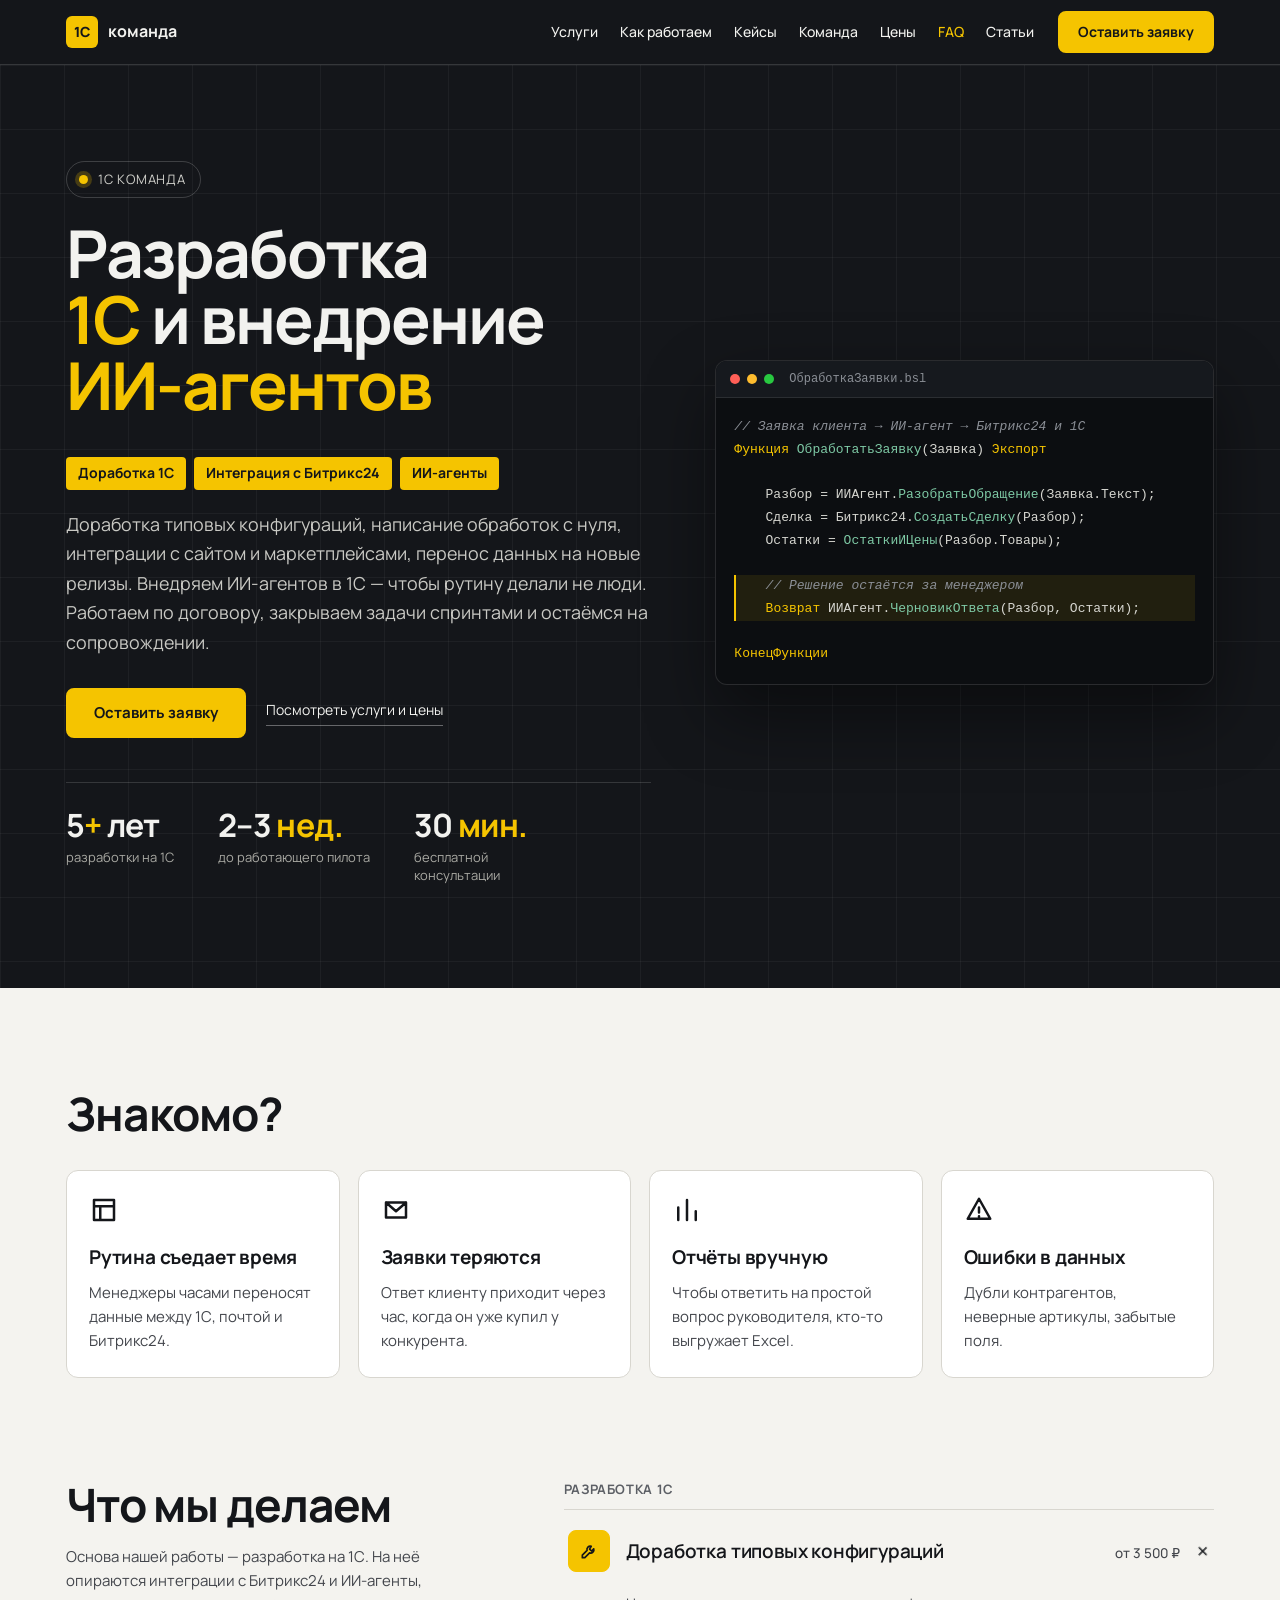
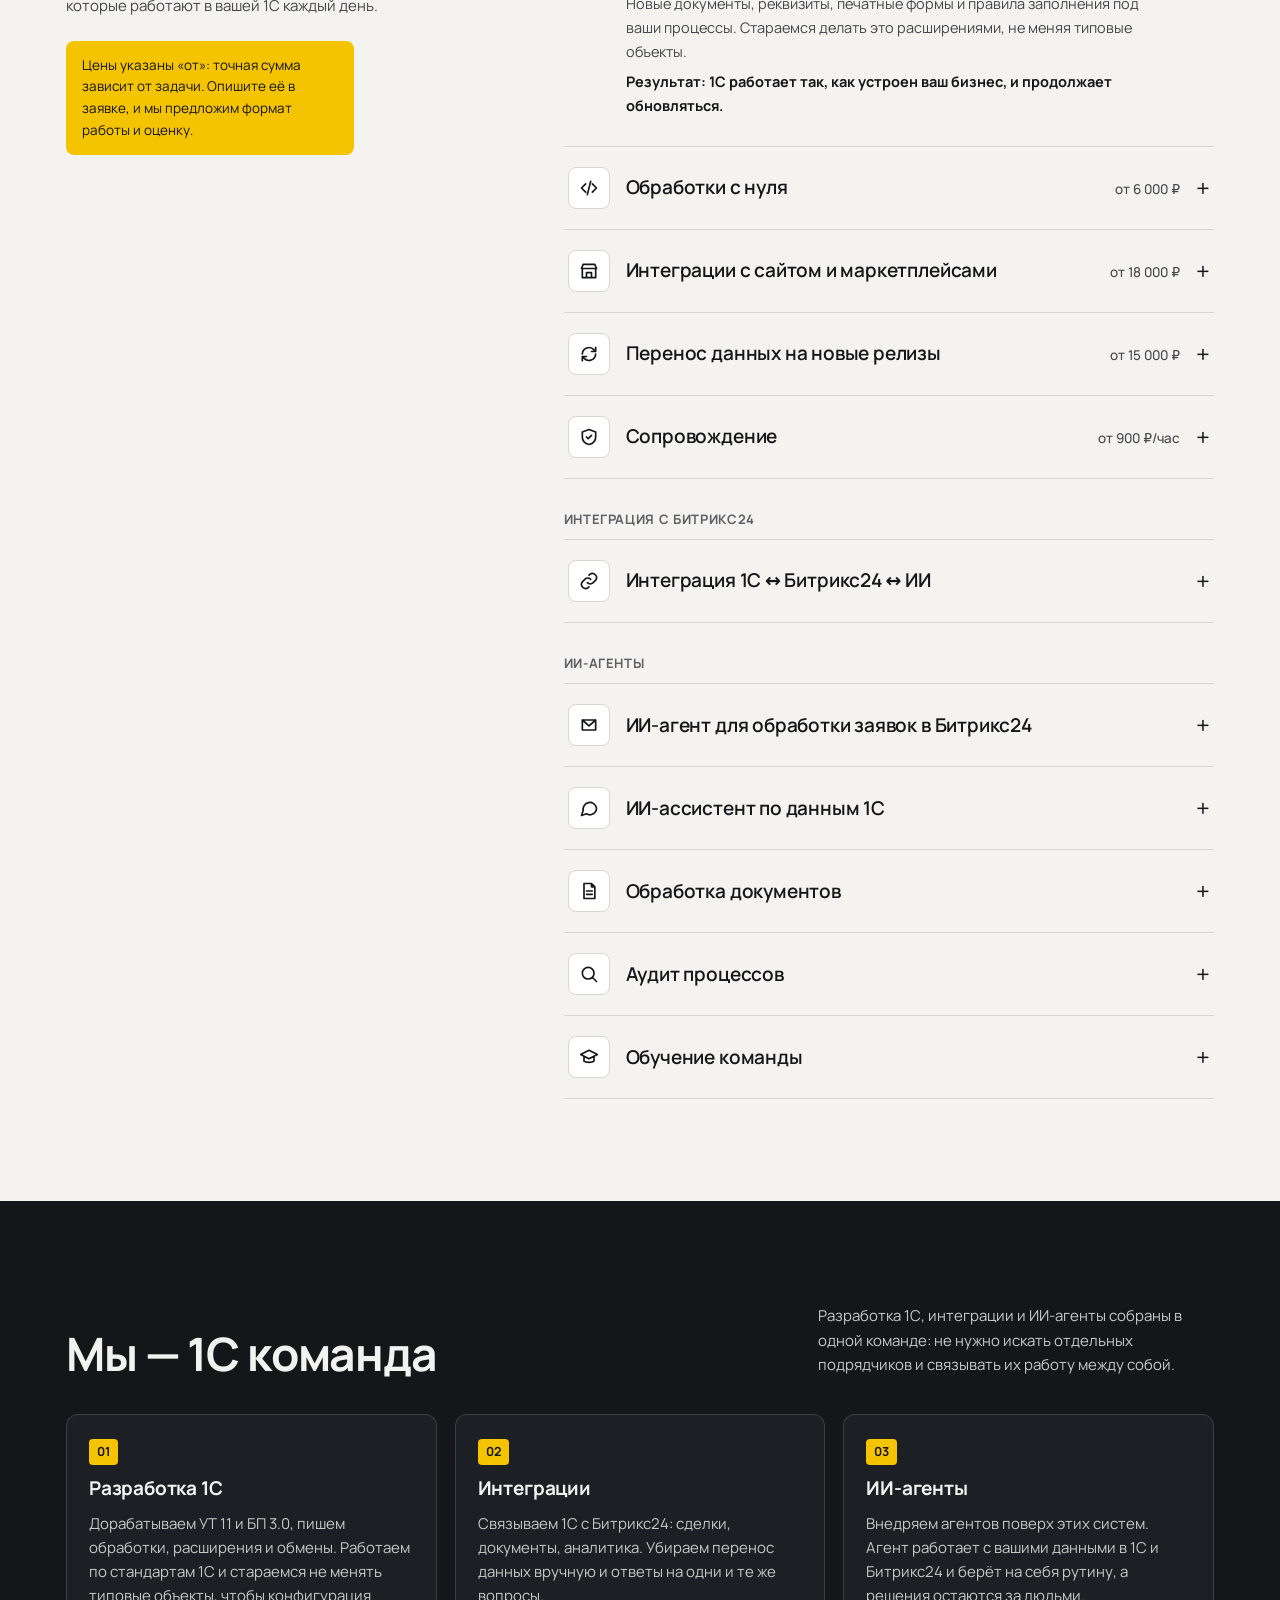
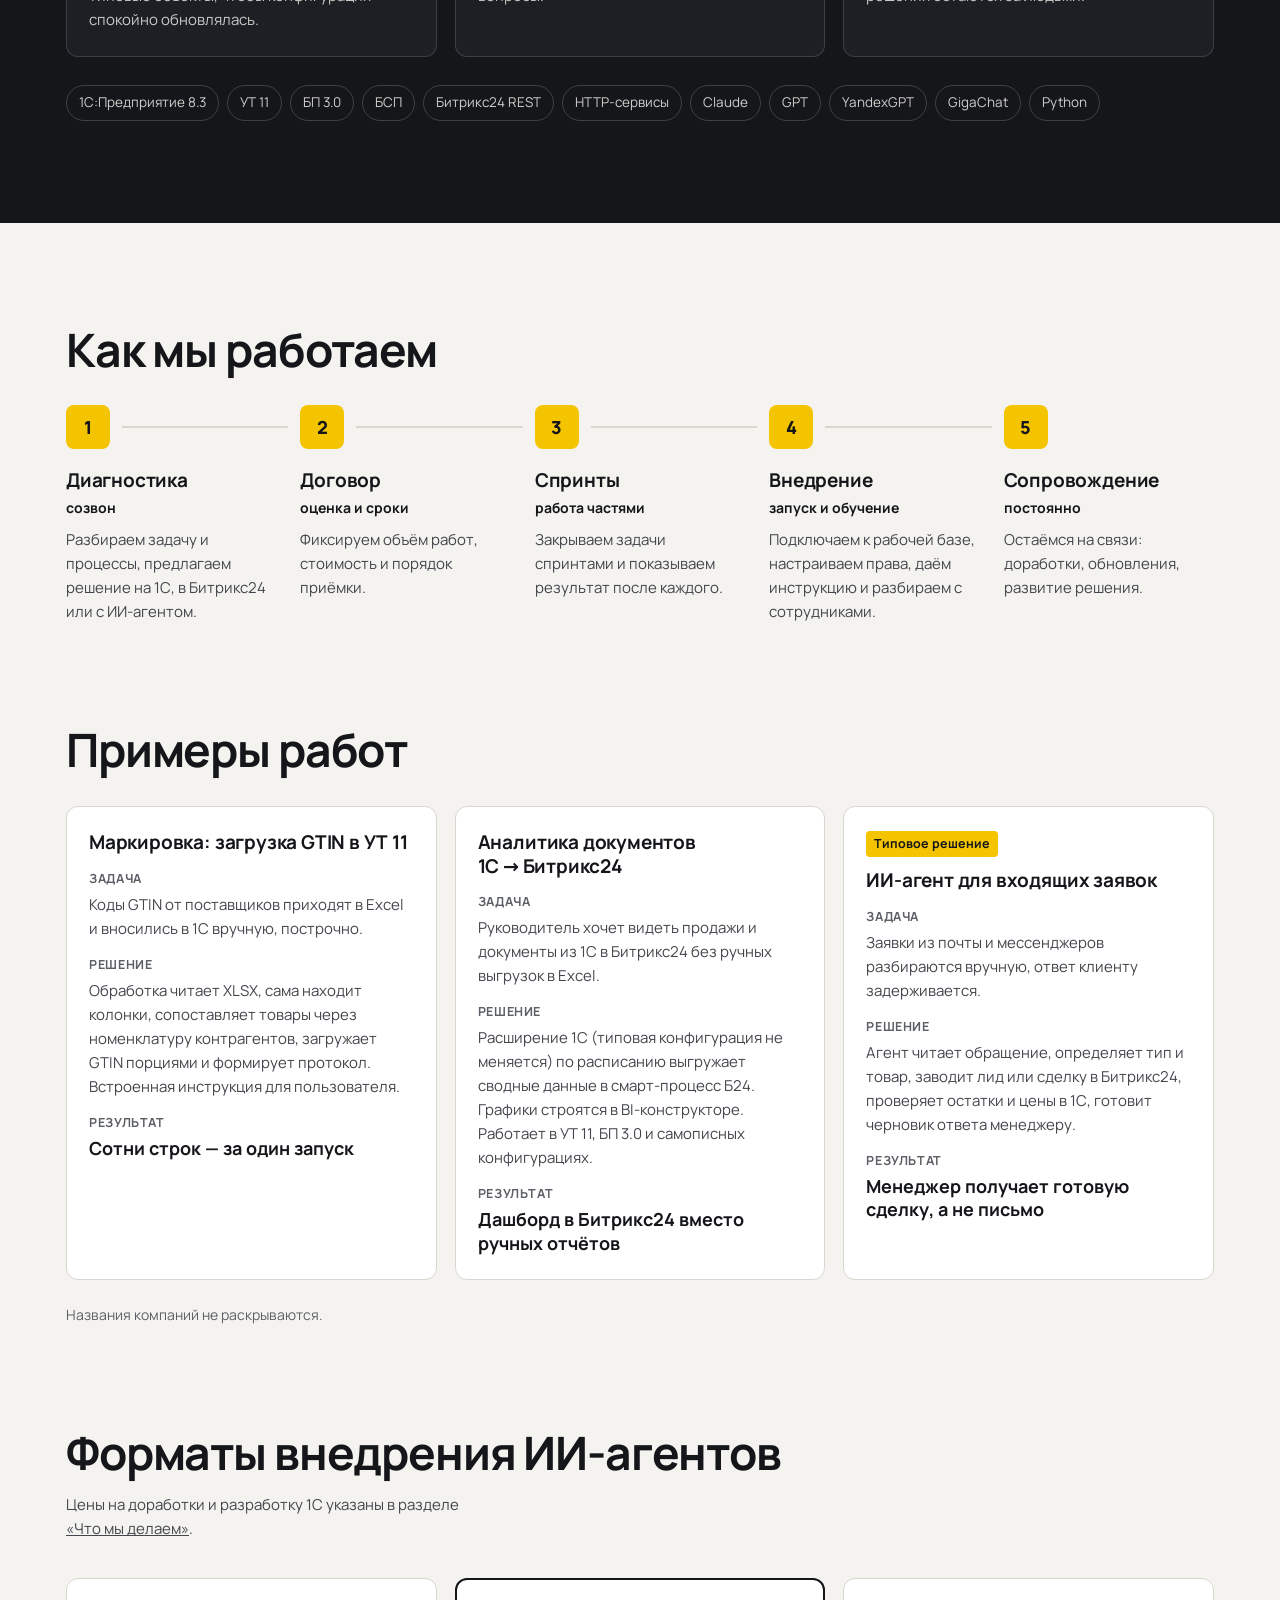
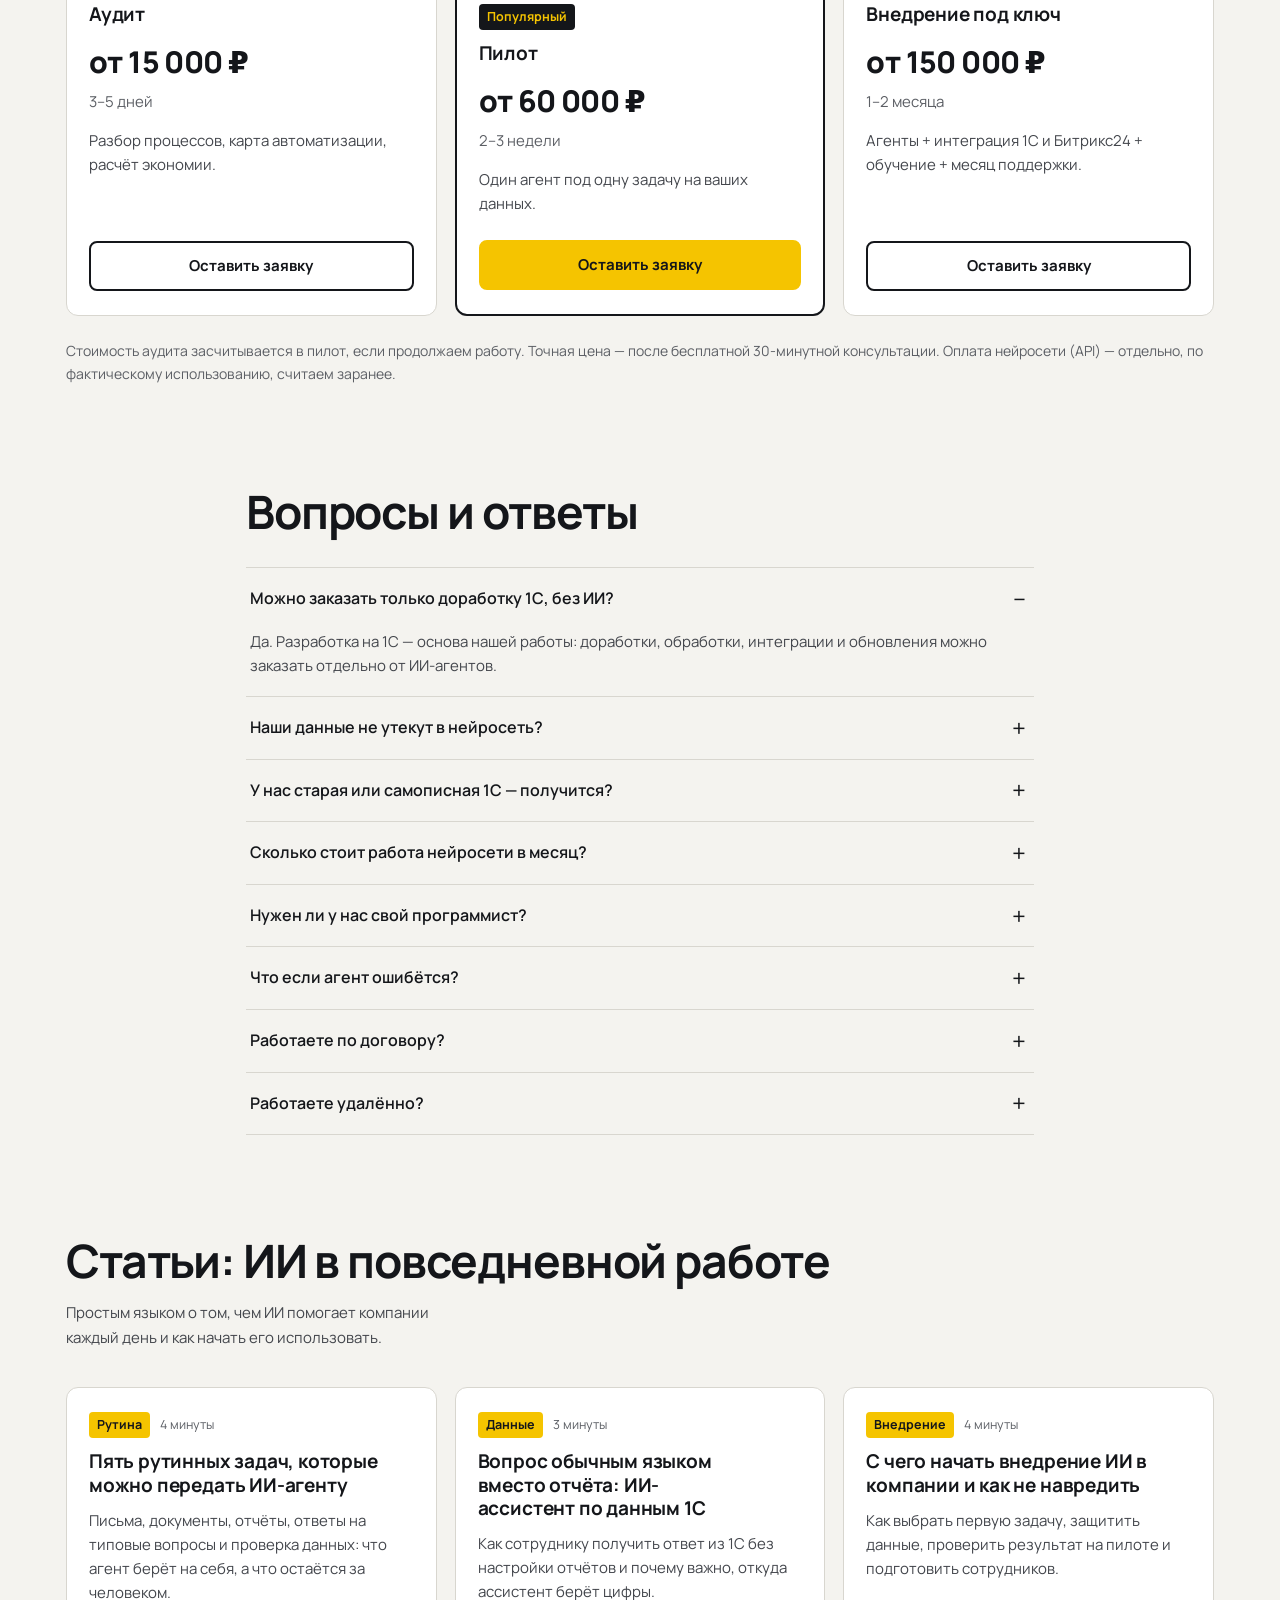
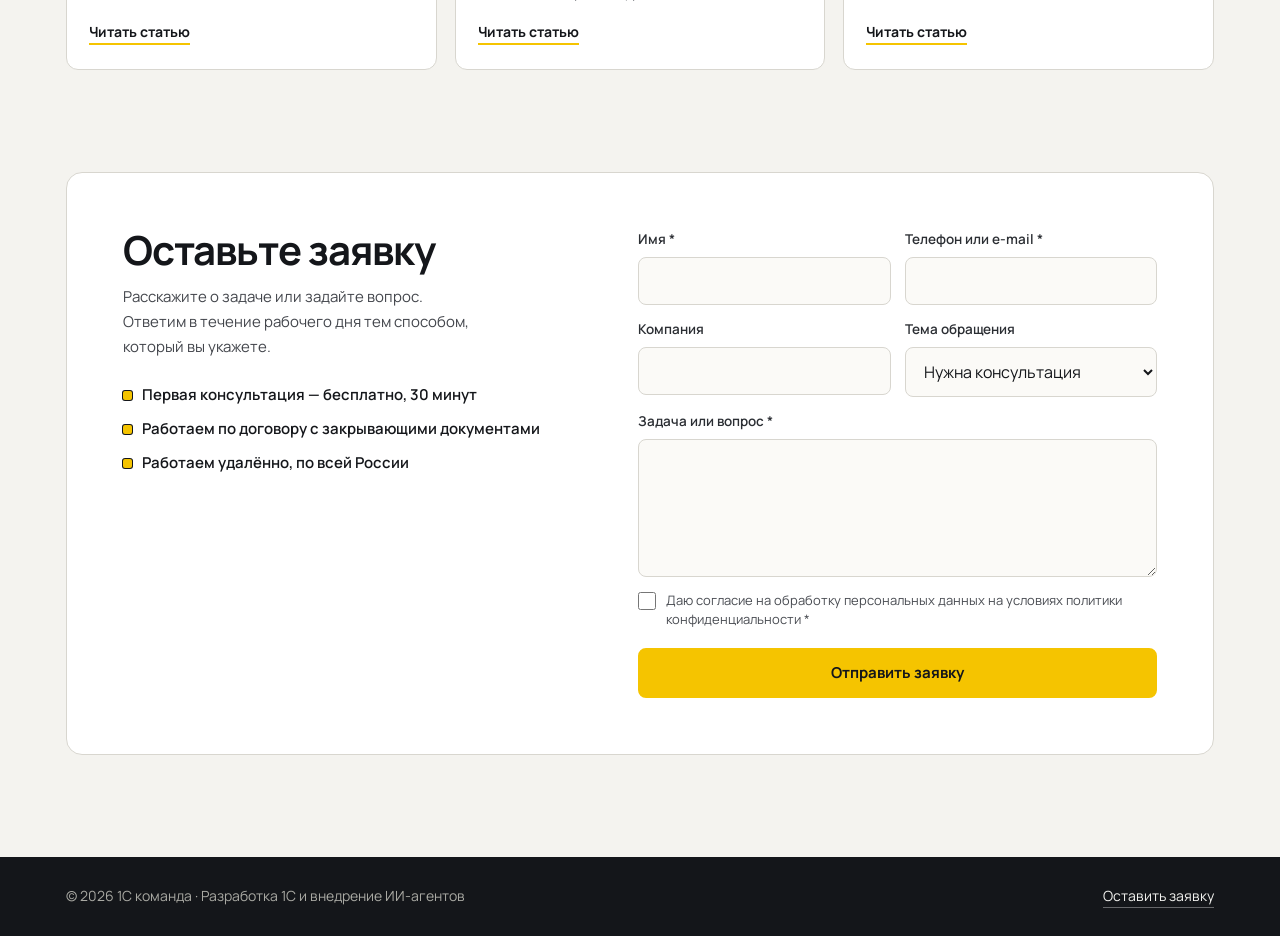
<file: index.html>
<!doctype html>
<html lang="ru">
<head>
  <meta charset="utf-8">
  <meta name="viewport" content="width=device-width, initial-scale=1">
  <title>1С команда — разработка 1С и внедрение ИИ-агентов</title>
  <meta name="description" content="Дорабатываем типовые конфигурации, пишем обработки, делаем интеграции с Битрикс24, сайтами и маркетплейсами, переносим данные на новые релизы и внедряем ИИ-агентов в 1С.">
  <meta name="theme-color" content="#14161a">
  <script>document.documentElement.classList.add('js');</script>
  <!-- ЗАМЕНИТЬ: адрес сайта после публикации -->
  <link rel="canonical" href="https://rdionis11-lab.github.io/">
  <meta property="og:type" content="website">
  <meta property="og:locale" content="ru_RU">
  <meta property="og:title" content="1С команда — разработка 1С и внедрение ИИ-агентов">
  <meta property="og:description" content="Доработка типовых конфигураций, обработки с нуля, интеграции с Битрикс24, сайтами и маркетплейсами, перенос на новые релизы, ИИ-агенты в 1С.">
  <meta property="og:url" content="https://rdionis11-lab.github.io/">
  <!-- /ЗАМЕНИТЬ -->
  <link rel="icon" href="favicon.svg" type="image/svg+xml">
  <link rel="preload" href="assets/fonts/manrope-cyrillic.woff2" as="font" type="font/woff2" crossorigin>
  <link rel="stylesheet" href="css/style.css">
  <script type="application/ld+json">
  {
    "@context": "https://schema.org",
    "@type": "ProfessionalService",
    "name": "1С команда",
    "description": "Разработка 1С и внедрение ИИ-агентов: доработка типовых конфигураций, обработки, интеграции с Битрикс24, сайтами и маркетплейсами, перенос данных на новые релизы.",
    "url": "https://rdionis11-lab.github.io/",
    "areaServed": "RU"
  }
  </script>
</head>
<body>
  <a class="skip-link" href="#main">Перейти к содержимому</a>

  <header class="header">
    <div class="container header__inner">
      <a class="logo" href="#hero"><span class="logo__mark">1С</span>команда</a>
      <button class="burger" type="button" aria-label="Меню" aria-expanded="false" aria-controls="nav">
        <span></span><span></span><span></span>
      </button>
      <nav class="nav" id="nav" aria-label="Основное меню">
        <ul class="nav__list">
          <li><a href="#services">Услуги</a></li>
          <li><a href="#process">Как работаем</a></li>
          <li><a href="#cases">Кейсы</a></li>
          <li><a href="#team">Команда</a></li>
          <li><a href="#pricing">Цены</a></li>
          <li><a href="#faq">FAQ</a></li>
          <li><a href="#articles">Статьи</a></li>
        </ul>
        <a class="btn btn--primary btn--sm nav__cta" href="#request">Оставить заявку</a>
      </nav>
    </div>
  </header>

  <main id="main">
    <!-- Hero -->
    <section class="hero" id="hero">
      <div class="hero__grid" aria-hidden="true"></div>
      <div class="container hero__inner">
        <div class="hero__text">
          <p class="hero__badge">1С команда</p>
          <h1>Разработка <em>1С</em> и внедрение <em>ИИ-агентов</em></h1>
          <ul class="hero__dirs">
            <li>Доработка 1С</li><li>Интеграция с Битрикс24</li><li>ИИ-агенты</li>
          </ul>
          <p class="lead">Доработка типовых конфигураций, написание обработок с нуля, интеграции с сайтом и маркетплейсами, перенос данных на новые релизы. Внедряем ИИ-агентов в 1С — чтобы рутину делали не люди. Работаем по договору, закрываем задачи спринтами и остаёмся на сопровождении.</p>
          <div class="hero__actions">
            <a class="btn btn--primary" href="#request">Оставить заявку</a>
            <a class="link-ghost" href="#services">Посмотреть услуги и цены</a>
          </div>
          <ul class="metrics">
            <li><strong>5<span>+</span> лет</strong> разработки на 1С</li>
            <li><strong>2–3 <span>нед.</span></strong> до работающего пилота</li>
            <li><strong>30 <span>мин.</span></strong> бесплатной консультации</li>
          </ul>
        </div>
        <div class="editor" role="img" aria-label="Пример кода на языке 1С: агент разбирает заявку, создаёт сделку в Битрикс24 и готовит ответ менеджеру">
          <div class="editor__bar" aria-hidden="true">
            <i class="editor__dot editor__dot--a"></i><i class="editor__dot editor__dot--b"></i><i class="editor__dot editor__dot--c"></i>
            <span class="editor__name">ОбработкаЗаявки.bsl</span>
          </div>
          <pre class="editor__code" aria-hidden="true"><code><span class="cm">// Заявка клиента → ИИ-агент → Битрикс24 и 1С</span>
<span class="kw">Функция</span> <span class="fn">ОбработатьЗаявку</span>(Заявка) <span class="kw">Экспорт</span>

    Разбор = ИИАгент.<span class="fn">РазобратьОбращение</span>(Заявка.Текст);
    Сделка = Битрикс24.<span class="fn">СоздатьСделку</span>(Разбор);
    Остатки = <span class="fn">ОстаткиИЦены</span>(Разбор.Товары);

<span class="hl">    <span class="cm">// Решение остаётся за менеджером</span></span>
<span class="hl">    <span class="kw">Возврат</span> ИИАгент.<span class="fn">ЧерновикОтвета</span>(Разбор, Остатки);</span>

<span class="kw">КонецФункции</span></code></pre>
        </div>
      </div>
    </section>

    <!-- Проблемы клиента -->
    <section class="section" id="problems">
      <div class="container">
        <h2>Знакомо?</h2>
        <div class="grid">
          <article class="card">
            <svg class="card__icon" aria-hidden="true" viewBox="0 0 24 24"><path d="M4 4h16v16H4zM4 9h16M9 9v11"/></svg>
            <h3>Рутина съедает время</h3>
            <p>Менеджеры часами переносят данные между 1С, почтой и Битрикс24.</p>
          </article>
          <article class="card">
            <svg class="card__icon" aria-hidden="true" viewBox="0 0 24 24"><path d="M4 6h16v12H4zM4 6l8 7 8-7"/></svg>
            <h3>Заявки теряются</h3>
            <p>Ответ клиенту приходит через час, когда он уже купил у конкурента.</p>
          </article>
          <article class="card">
            <svg class="card__icon" aria-hidden="true" viewBox="0 0 24 24"><path d="M5 20V10M12 20V4M19 20v-7"/></svg>
            <h3>Отчёты вручную</h3>
            <p>Чтобы ответить на простой вопрос руководителя, кто-то выгружает Excel.</p>
          </article>
          <article class="card">
            <svg class="card__icon" aria-hidden="true" viewBox="0 0 24 24"><path d="M12 3l9 16H3zM12 10v4M12 17v.5"/></svg>
            <h3>Ошибки в данных</h3>
            <p>Дубли контрагентов, неверные артикулы, забытые поля.</p>
          </article>
        </div>
      </div>
    </section>

    <!-- Услуги -->
    <section class="section section--flush" id="services">
      <div class="container services">
        <div class="services__aside">
          <h2>Что мы делаем</h2>
          <p class="section__descr">Основа нашей работы — разработка на 1С. На неё опираются интеграции с Битрикс24 и ИИ-агенты, которые работают в вашей 1С каждый день.</p>
          <p class="services__note">Цены указаны «от»: точная сумма зависит от задачи. Опишите её в заявке, и мы предложим формат работы и оценку.</p>
        </div>
        <div class="services__groups">
          <h3 class="services__group">Разработка 1С</h3>
          <div class="services__list">
          <details class="service" open>
            <summary><span class="service__icon" aria-hidden="true"><svg viewBox="0 0 24 24"><path d="M14.7 6.3a4 4 0 0 0-5 5L4 17v3h3l5.700-5.700a4 4 0 0 0 5-5l-2.700 2.700-2.300-2.300z"/></svg></span><span class="service__name">Доработка типовых конфигураций <span class="service__price">от 3 500 ₽</span></span><span class="service__chev" aria-hidden="true">+</span></summary>
            <div class="service__panel">
              <p>Новые документы, реквизиты, печатные формы и правила заполнения под ваши процессы. Стараемся делать это расширениями, не меняя типовые объекты.</p>
              <p class="service__result">Результат: 1С работает так, как устроен ваш бизнес, и продолжает обновляться.</p>
            </div>
          </details>
          <details class="service">
            <summary><span class="service__icon" aria-hidden="true"><svg viewBox="0 0 24 24"><path d="M8 7l-5 5 5 5M16 7l5 5-5 5M14 4l-4 16"/></svg></span><span class="service__name">Обработки с нуля <span class="service__price">от 6 000 ₽</span></span><span class="service__chev" aria-hidden="true">+</span></summary>
            <div class="service__panel">
              <p>Загрузка из Excel, сверки, массовые правки данных, печать этикеток и другие задачи, для которых в типовой конфигурации нет готового инструмента.</p>
              <p class="service__result">Результат: ручная операция выполняется за один запуск.</p>
            </div>
          </details>
          <details class="service">
            <summary><span class="service__icon" aria-hidden="true"><svg viewBox="0 0 24 24"><path d="M3 9l2-5h14l2 5M4 9v11h16V9M3 9h18M9 20v-6h6v6"/></svg></span><span class="service__name">Интеграции с сайтом и маркетплейсами <span class="service__price">от 18 000 ₽</span></span><span class="service__chev" aria-hidden="true">+</span></summary>
            <div class="service__panel">
              <p>Обмен товарами, остатками, ценами и заказами между 1С, сайтом и маркетплейсами через HTTP-сервисы, API или файлы.</p>
              <p class="service__result">Результат: заказы и остатки не приходится переносить вручную.</p>
            </div>
          </details>
          <details class="service">
            <summary><span class="service__icon" aria-hidden="true"><svg viewBox="0 0 24 24"><path d="M4 12a8 8 0 0 1 14-5l2 2M20 12a8 8 0 0 1-14 5l-2-2M20 4v5h-5M4 20v-5h5"/></svg></span><span class="service__name">Перенос данных на новые релизы <span class="service__price">от 15 000 ₽</span></span><span class="service__chev" aria-hidden="true">+</span></summary>
            <div class="service__panel">
              <p>Обновляем конфигурацию, переносим доработки и данные, проверяем результат на копии базы до переключения рабочей.</p>
              <p class="service__result">Результат: новый релиз без потери данных и доработок.</p>
            </div>
          </details>
          <details class="service">
            <summary><span class="service__icon" aria-hidden="true"><svg viewBox="0 0 24 24"><path d="M12 3l8 3v6c0 5-3.500 8-8 9-4.500-1-8-4-8-9V6zM9 12l2 2 4-4"/></svg></span><span class="service__name">Сопровождение <span class="service__price">от 900 ₽/час</span></span><span class="service__chev" aria-hidden="true">+</span></summary>
            <div class="service__panel">
              <p>После сдачи не исчезаем: правим, дорабатываем, консультируем пользователей и помогаем с обновлениями.</p>
              <p class="service__result">Результат: есть к кому обратиться, когда задача меняется.</p>
            </div>
          </details>
          </div>
          <h3 class="services__group">Интеграция с Битрикс24</h3>
          <div class="services__list">
          <details class="service">
            <summary><span class="service__icon" aria-hidden="true"><svg viewBox="0 0 24 24"><path d="M10 14a5 5 0 0 0 7 0l3-3a5 5 0 0 0-7-7l-1 1M14 10a5 5 0 0 0-7 0l-3 3a5 5 0 0 0 7 7l1-1"/></svg></span><span class="service__name">Интеграция 1С ↔ Битрикс24 ↔ ИИ</span><span class="service__chev" aria-hidden="true">+</span></summary>
            <div class="service__panel">
              <p>Обмены штатными механизмами: REST, вебхуки, HTTP-сервисы 1С.</p>
              <p class="service__result">Результат: единые данные без двойного ввода.</p>
            </div>
          </details>
          </div>
          <h3 class="services__group">ИИ-агенты</h3>
          <div class="services__list">
          <details class="service">
            <summary><span class="service__icon" aria-hidden="true"><svg viewBox="0 0 24 24"><path d="M4 6h16v12H4zM4 6l8 7 8-7"/></svg></span><span class="service__name">ИИ-агент для обработки заявок в Битрикс24</span><span class="service__chev" aria-hidden="true">+</span></summary>
            <div class="service__panel">
              <p>Разбирает входящие письма и сообщения, заводит лид и сделку, отвечает клиенту в течение минуты.</p>
              <p class="service__result">Результат: ни одной потерянной заявки.</p>
            </div>
          </details>
          <details class="service">
            <summary><span class="service__icon" aria-hidden="true"><svg viewBox="0 0 24 24"><path d="M21 12a8 8 0 0 1-12 7l-6 2 2-6a8 8 0 1 1 16-3z"/></svg></span><span class="service__name">ИИ-ассистент по данным 1С</span><span class="service__chev" aria-hidden="true">+</span></summary>
            <div class="service__panel">
              <p>Сотрудник спрашивает обычным языком: «сколько отгрузили Ромашке в октябре?», а агент отвечает по данным из 1С.</p>
              <p class="service__result">Результат: отчёты без программиста.</p>
            </div>
          </details>
          <details class="service">
            <summary><span class="service__icon" aria-hidden="true"><svg viewBox="0 0 24 24"><path d="M6 3h9l4 4v14H6zM15 3v4h4M9 12h7M9 16h7"/></svg></span><span class="service__name">Обработка документов</span><span class="service__chev" aria-hidden="true">+</span></summary>
            <div class="service__panel">
              <p>Распознавание счетов, накладных, договоров и загрузка в 1С.</p>
              <p class="service__result">Результат: минус часы ручного ввода.</p>
            </div>
          </details>
          <details class="service">
            <summary><span class="service__icon" aria-hidden="true"><svg viewBox="0 0 24 24"><circle cx="11" cy="11" r="7"/><path d="M21 21l-4.5-4.5"/></svg></span><span class="service__name">Аудит процессов</span><span class="service__chev" aria-hidden="true">+</span></summary>
            <div class="service__panel">
              <p>Находим, где ИИ окупится быстрее всего, и считаем экономию до начала работ.</p>
              <p class="service__result">Результат: план внедрения с цифрами.</p>
            </div>
          </details>
          <details class="service">
            <summary><span class="service__icon" aria-hidden="true"><svg viewBox="0 0 24 24"><path d="M2 9l10-5 10 5-10 5zM6 11.5V17c2 2 10 2 12 0v-5.5"/></svg></span><span class="service__name">Обучение команды</span><span class="service__chev" aria-hidden="true">+</span></summary>
            <div class="service__panel">
              <p>Как безопасно работать с ИИ-инструментами и агентами.</p>
              <p class="service__result">Результат: сотрудники пользуются, а не боятся.</p>
            </div>
          </details>
          </div>
        </div>
      </div>
    </section>

    <!-- Команда -->
    <section class="section section--dark" id="team">
      <div class="container">
        <div class="section__head">
          <h2>Мы — 1С команда</h2>
          <p class="section__descr">Разработка 1С, интеграции и ИИ-агенты собраны в одной команде: не нужно искать отдельных подрядчиков и связывать их работу между собой.</p>
        </div>
        <div class="grid grid--3">
          <article class="card card--dark">
            <span class="badge">01</span>
            <h3>Разработка 1С</h3>
            <p>Дорабатываем УТ 11 и БП 3.0, пишем обработки, расширения и обмены. Работаем по стандартам 1С и стараемся не менять типовые объекты, чтобы конфигурация спокойно обновлялась.</p>
          </article>
          <article class="card card--dark">
            <span class="badge">02</span>
            <h3>Интеграции</h3>
            <p>Связываем 1С с Битрикс24: сделки, документы, аналитика. Убираем перенос данных вручную и ответы на одни и те же вопросы.</p>
          </article>
          <article class="card card--dark">
            <span class="badge">03</span>
            <h3>ИИ-агенты</h3>
            <p>Внедряем агентов поверх этих систем. Агент работает с вашими данными в 1С и Битрикс24 и берёт на себя рутину, а решения остаются за людьми.</p>
          </article>
        </div>
        <ul class="tags" aria-label="Технологии">
          <li>1С:Предприятие 8.3</li><li>УТ 11</li><li>БП 3.0</li><li>БСП</li><li>Битрикс24 REST</li>
          <li>HTTP-сервисы</li><li>Claude</li><li>GPT</li><li>YandexGPT</li><li>GigaChat</li><li>Python</li>
        </ul>
      </div>
    </section>

    <!-- Как работаем -->
    <section class="section" id="process">
      <div class="container">
        <h2>Как мы работаем</h2>
        <ol class="steps">
          <li class="step">
            <span class="step__num" aria-hidden="true">1</span>
            <h3>Диагностика</h3>
            <p class="step__time">созвон</p>
            <p>Разбираем задачу и процессы, предлагаем решение на 1С, в Битрикс24 или с ИИ-агентом.</p>
          </li>
          <li class="step">
            <span class="step__num" aria-hidden="true">2</span>
            <h3>Договор</h3>
            <p class="step__time">оценка и сроки</p>
            <p>Фиксируем объём работ, стоимость и порядок приёмки.</p>
          </li>
          <li class="step">
            <span class="step__num" aria-hidden="true">3</span>
            <h3>Спринты</h3>
            <p class="step__time">работа частями</p>
            <p>Закрываем задачи спринтами и показываем результат после каждого.</p>
          </li>
          <li class="step">
            <span class="step__num" aria-hidden="true">4</span>
            <h3>Внедрение</h3>
            <p class="step__time">запуск и обучение</p>
            <p>Подключаем к рабочей базе, настраиваем права, даём инструкцию и разбираем с сотрудниками.</p>
          </li>
          <li class="step">
            <span class="step__num" aria-hidden="true">5</span>
            <h3>Сопровождение</h3>
            <p class="step__time">постоянно</p>
            <p>Остаёмся на связи: доработки, обновления, развитие решения.</p>
          </li>
        </ol>
      </div>
    </section>

    <!-- Кейсы -->
    <section class="section section--flush" id="cases">
      <div class="container">
        <h2>Примеры работ</h2>
        <div class="grid grid--3">
          <article class="card case">
            <h3>Маркировка: загрузка GTIN в УТ 11</h3>
            <dl>
              <dt>Задача</dt>
              <dd>Коды GTIN от поставщиков приходят в Excel и вносились в 1С вручную, построчно.</dd>
              <dt>Решение</dt>
              <dd>Обработка читает XLSX, сама находит колонки, сопоставляет товары через номенклатуру контрагентов, загружает GTIN порциями и формирует протокол. Встроенная инструкция для пользователя.</dd>
              <dt>Результат</dt>
              <dd class="case__result">Сотни строк — за один запуск</dd>
            </dl>
          </article>
          <article class="card case">
            <h3>Аналитика документов 1С → Битрикс24</h3>
            <dl>
              <dt>Задача</dt>
              <dd>Руководитель хочет видеть продажи и документы из 1С в Битрикс24 без ручных выгрузок в Excel.</dd>
              <dt>Решение</dt>
              <dd>Расширение 1С (типовая конфигурация не меняется) по расписанию выгружает сводные данные в смарт-процесс Б24. Графики строятся в BI-конструкторе. Работает в УТ 11, БП 3.0 и самописных конфигурациях.</dd>
              <dt>Результат</dt>
              <dd class="case__result">Дашборд в Битрикс24 вместо ручных отчётов</dd>
            </dl>
          </article>
          <article class="card case">
            <span class="badge">Типовое решение</span>
            <h3>ИИ-агент для входящих заявок</h3>
            <dl>
              <dt>Задача</dt>
              <dd>Заявки из почты и мессенджеров разбираются вручную, ответ клиенту задерживается.</dd>
              <dt>Решение</dt>
              <dd>Агент читает обращение, определяет тип и товар, заводит лид или сделку в Битрикс24, проверяет остатки и цены в 1С, готовит черновик ответа менеджеру.</dd>
              <dt>Результат</dt>
              <dd class="case__result">Менеджер получает готовую сделку, а не письмо</dd>
            </dl>
          </article>
        </div>
        <p class="note">Названия компаний не раскрываются.</p>
      </div>
    </section>

    <!-- Форматы и цены -->
    <section class="section section--flush" id="pricing">
      <div class="container">
        <div class="section__head">
          <h2>Форматы внедрения ИИ-агентов</h2>
          <p class="section__descr">Цены на доработки и разработку 1С указаны в разделе <a href="#services">«Что мы делаем»</a>.</p>
        </div>
        <div class="grid grid--3 pricing">
          <article class="card price">
            <h3>Аудит</h3>
            <p class="price__value">от 15 000 ₽</p>
            <p class="price__time">3–5 дней</p>
            <p>Разбор процессов, карта автоматизации, расчёт экономии.</p>
            <a class="btn btn--ghost" href="#request" data-topic="Аудит">Оставить заявку</a>
          </article>
          <article class="card price price--featured">
            <span class="badge badge--accent">Популярный</span>
            <h3>Пилот</h3>
            <p class="price__value">от 60 000 ₽</p>
            <p class="price__time">2–3 недели</p>
            <p>Один агент под одну задачу на ваших данных.</p>
            <a class="btn btn--primary" href="#request" data-topic="Пилот">Оставить заявку</a>
          </article>
          <article class="card price">
            <h3>Внедрение под ключ</h3>
            <p class="price__value">от 150 000 ₽</p>
            <p class="price__time">1–2 месяца</p>
            <p>Агенты + интеграция 1С и Битрикс24 + обучение + месяц поддержки.</p>
            <a class="btn btn--ghost" href="#request" data-topic="Внедрение под ключ">Оставить заявку</a>
          </article>
        </div>
        <p class="note">Стоимость аудита засчитывается в пилот, если продолжаем работу. Точная цена — после бесплатной 30-минутной консультации. Оплата нейросети (API) — отдельно, по фактическому использованию, считаем заранее.</p>
      </div>
    </section>

    <!-- FAQ -->
    <section class="section section--flush" id="faq">
      <div class="container container--narrow">
        <h2>Вопросы и ответы</h2>
        <div class="faq">
          <details open>
            <summary>Можно заказать только доработку 1С, без ИИ?</summary>
            <p>Да. Разработка на 1С — основа нашей работы: доработки, обработки, интеграции и обновления можно заказать отдельно от ИИ-агентов.</p>
          </details>
          <details>
            <summary>Наши данные не утекут в нейросеть?</summary>
            <p>Агент получает доступ только к тем данным, которые нужны для задачи. Персональные данные можно обезличивать перед отправкой в модель. Если требования строгие, используем российские модели (YandexGPT, GigaChat) или модель, развёрнутую на вашем сервере.</p>
          </details>
          <details>
            <summary>У нас старая или самописная 1С — получится?</summary>
            <p>Да. Подключаемся через HTTP-сервисы и обмены, доработки делаем расширениями, без изменения типовых объектов.</p>
          </details>
          <details>
            <summary>Сколько стоит работа нейросети в месяц?</summary>
            <p>Зависит от объёма запросов. На аудите считаем стоимость заранее, чтобы не было сюрпризов.</p>
          </details>
          <details>
            <summary>Нужен ли у нас свой программист?</summary>
            <p>Нет. Нужен ответственный со стороны процесса, который знает, как сейчас устроена работа.</p>
          </details>
          <details>
            <summary>Что если агент ошибётся?</summary>
            <p>Критичные действия подтверждает человек, а все действия агента записываются в журнал. Ошибку видно и легко исправить.</p>
          </details>
          <details>
            <summary>Работаете по договору?</summary>
            <p>Да, по договору с закрывающими документами.</p>
          </details>
          <details>
            <summary>Работаете удалённо?</summary>
            <p>Да, по всей России.</p>
          </details>
        </div>
      </div>
    </section>

    <!-- Статьи -->
    <section class="section section--flush" id="articles">
      <div class="container">
        <div class="section__head">
          <h2>Статьи: ИИ в повседневной работе</h2>
          <p class="section__descr">Простым языком о том, чем ИИ помогает компании каждый день и как начать его использовать.</p>
        </div>
        <div class="grid grid--3">
          <article class="card article-card">
            <p class="article-card__meta"><span class="badge">Рутина</span> 4 минуты</p>
            <h3>Пять рутинных задач, которые можно передать ИИ-агенту</h3>
            <p>Письма, документы, отчёты, ответы на типовые вопросы и проверка данных: что агент берёт на себя, а что остаётся за человеком.</p>
            <a class="article-card__more" href="articles/rutina.html">Читать статью</a>
          </article>
          <article class="card article-card">
            <p class="article-card__meta"><span class="badge">Данные</span> 3 минуты</p>
            <h3>Вопрос обычным языком вместо отчёта: ИИ-ассистент по данным 1С</h3>
            <p>Как сотруднику получить ответ из 1С без настройки отчётов и почему важно, откуда ассистент берёт цифры.</p>
            <a class="article-card__more" href="articles/assistent-1c.html">Читать статью</a>
          </article>
          <article class="card article-card">
            <p class="article-card__meta"><span class="badge">Внедрение</span> 4 минуты</p>
            <h3>С чего начать внедрение ИИ в компании и как не навредить</h3>
            <p>Как выбрать первую задачу, защитить данные, проверить результат на пилоте и подготовить сотрудников.</p>
            <a class="article-card__more" href="articles/s-chego-nachat.html">Читать статью</a>
          </article>
        </div>
      </div>
    </section>

    <!-- Заявка и обратная связь -->
    <section class="section section--flush" id="request">
      <div class="container">
        <div class="request">
          <div class="request__text">
            <h2>Оставьте заявку</h2>
            <p>Расскажите о задаче или задайте вопрос. Ответим в течение рабочего дня тем способом, который вы укажете.</p>
            <ul class="request__points">
              <li>Первая консультация — бесплатно, 30 минут</li>
              <li>Работаем по договору с закрывающими документами</li>
              <li>Работаем удалённо, по всей России</li>
            </ul>
          </div>
          <div class="request__form">
            <!-- ЗАМЕНИТЬ: адрес функции Yandex Cloud (см. Инструкция, раздел 5) -->
            <form id="request-form" novalidate data-endpoint="https://functions.yandexcloud.net/d4e2danbmrecjl89hgqb">
            <!-- /ЗАМЕНИТЬ -->
              <div class="form-summary" id="form-summary" role="alert" hidden></div>
              <div class="form-row">
                <div class="form-group">
                  <label for="f-name">Имя *</label>
                  <input id="f-name" name="name" type="text" autocomplete="name" maxlength="100" required>
                  <p class="form-error" id="f-name-error"></p>
                </div>
                <div class="form-group">
                  <label for="f-contact">Телефон или e-mail *</label>
                  <input id="f-contact" name="contact" type="text" autocomplete="on" maxlength="120" required>
                  <p class="form-error" id="f-contact-error"></p>
                </div>
              </div>
              <div class="form-row">
                <div class="form-group">
                  <label for="f-company">Компания</label>
                  <input id="f-company" name="company" type="text" autocomplete="organization" maxlength="150">
                </div>
                <div class="form-group">
                  <label for="f-topic">Тема обращения</label>
                  <select id="f-topic" name="topic">
                    <option>Нужна консультация</option>
                    <option>Доработка 1С</option>
                    <option>Обработка с нуля</option>
                    <option>Интеграция с сайтом или маркетплейсом</option>
                    <option>Перенос на новый релиз</option>
                    <option>Сопровождение</option>
                    <option>Интеграция 1С и Битрикс24</option>
                    <option>Аудит</option>
                    <option>Пилот</option>
                    <option>Внедрение под ключ</option>
                    <option>Вопрос или обратная связь</option>
                  </select>
                </div>
              </div>
              <div class="form-group">
                <label for="f-message">Задача или вопрос *</label>
                <textarea id="f-message" name="message" rows="5" maxlength="3000" required></textarea>
                <p class="form-error" id="f-message-error"></p>
              </div>
              <!-- Ловушка для ботов: поле скрыто от людей -->
              <div class="form-trap" aria-hidden="true">
                <label for="f-website">Сайт</label>
                <input id="f-website" name="website" type="text" tabindex="-1" autocomplete="off">
              </div>
              <div class="form-consent">
                <input id="f-consent" name="consent" type="checkbox" required>
                <!-- Ссылка на privacy.html вернётся после регистрации статуса (см. Инструкция, раздел 6) -->
                <label for="f-consent">Даю согласие на обработку персональных данных на условиях политики конфиденциальности *</label>
              </div>
              <p class="form-error form-error--consent" id="f-consent-error"></p>
              <button class="btn btn--primary btn--full" type="submit">Отправить заявку</button>
              <noscript><p class="form-error">Для отправки заявки включите JavaScript в браузере.</p></noscript>
            </form>
            <div class="form-done" id="form-done" tabindex="-1" hidden>
              <h3>Заявка отправлена</h3>
              <p>Спасибо! Ответим в течение рабочего дня.</p>
            </div>
          </div>
        </div>
      </div>
    </section>
  </main>

  <footer class="footer">
    <div class="container footer__inner">
      <p>© <span id="year">2026</span> 1С команда · Разработка 1С и внедрение ИИ-агентов</p>
      <p class="footer__links">
        <a href="#request">Оставить заявку</a>
      </p>
    </div>
  </footer>

  <script src="js/main.js" defer></script>
</body>
</html>
</file>
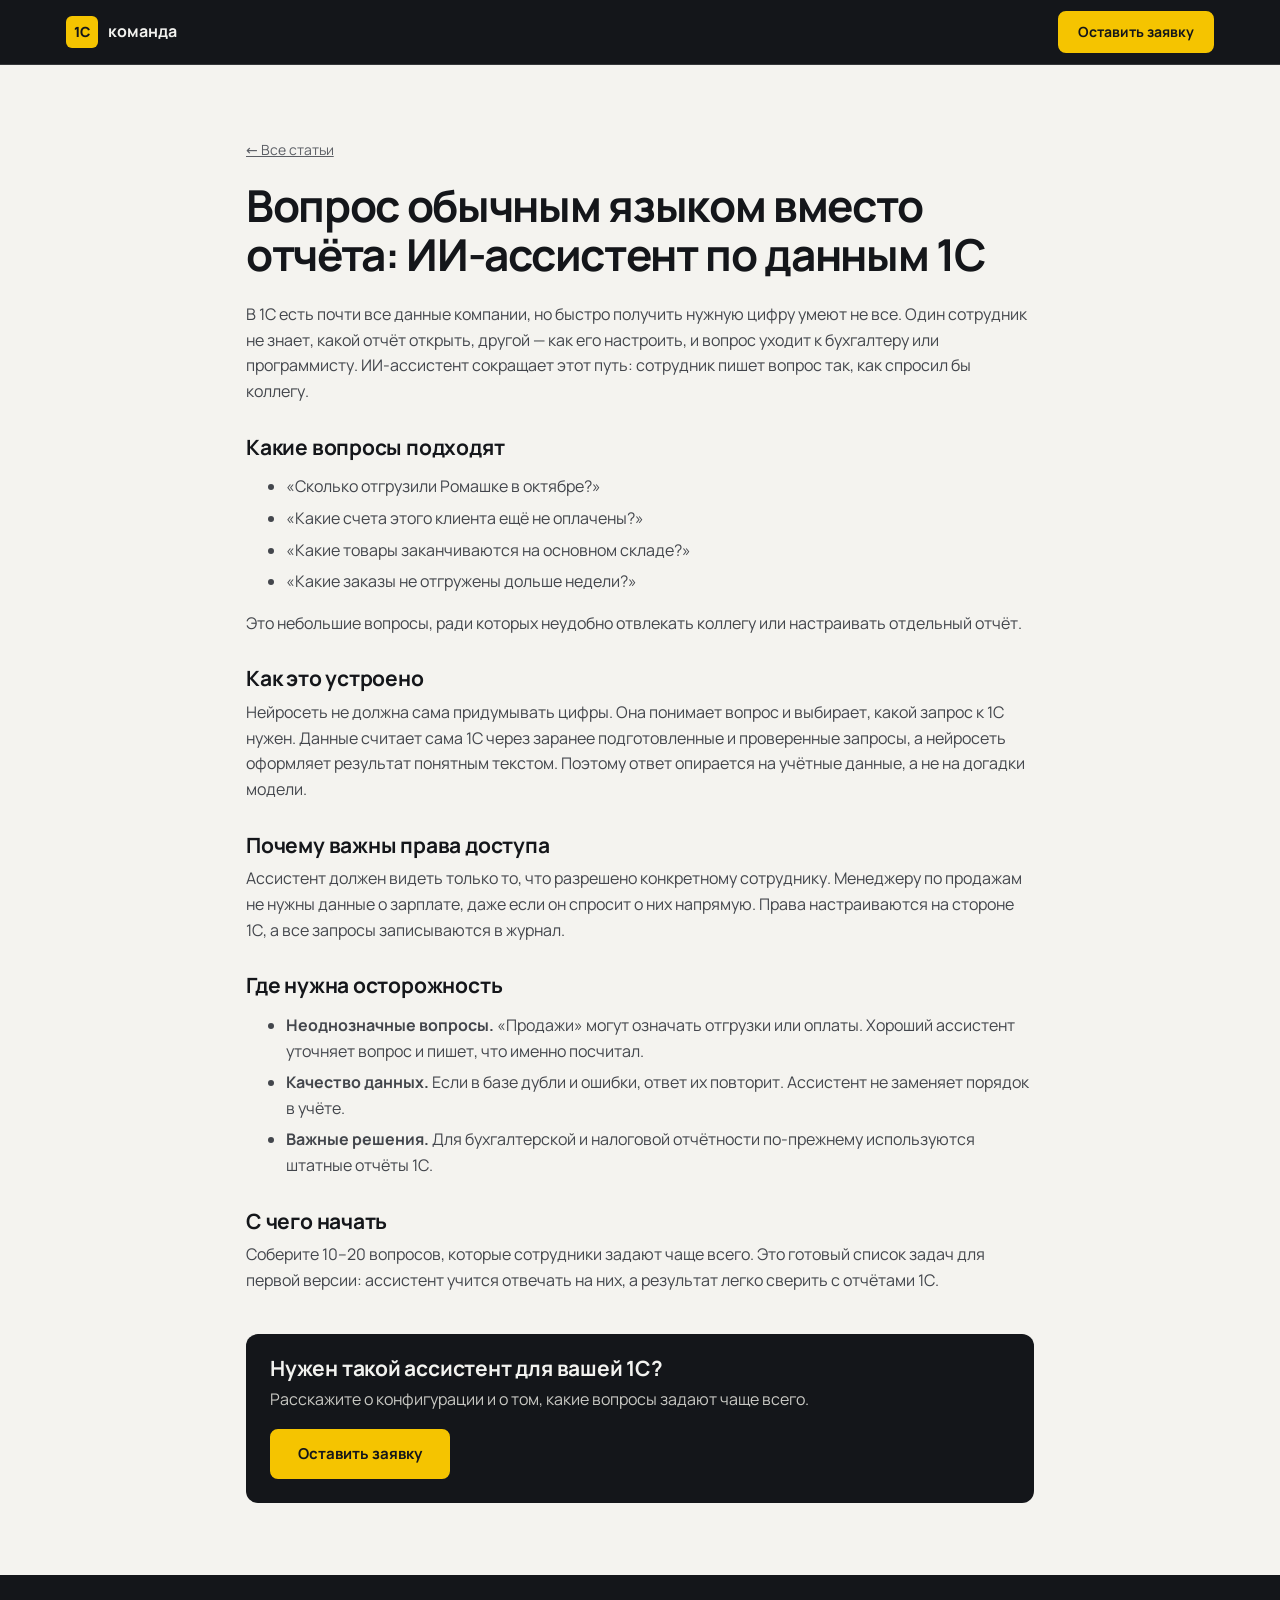
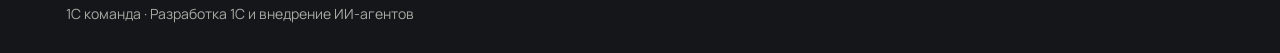
<file: articles/assistent-1c.html>
<!doctype html>
<html lang="ru">
<head>
  <meta charset="utf-8">
  <meta name="viewport" content="width=device-width, initial-scale=1">
  <title>Вопрос обычным языком вместо отчёта: ИИ-ассистент по данным 1С — 1С команда</title>
  <meta name="description" content="Как сотруднику получать ответы из 1С без настройки отчётов, какие вопросы подходят ассистенту и почему важно, откуда он берёт цифры.">
  <meta name="theme-color" content="#14161a">
  <link rel="canonical" href="https://rdionis11-lab.github.io/articles/assistent-1c.html">
  <link rel="icon" href="../favicon.svg" type="image/svg+xml">
  <link rel="stylesheet" href="../css/style.css">
</head>
<body>
  <header class="header">
    <div class="container header__inner">
      <a class="logo" href="../index.html"><span class="logo__mark">1С</span>команда</a>
      <a class="btn btn--primary btn--sm" href="../index.html#request">Оставить заявку</a>
    </div>
  </header>
  <main class="container container--narrow doc">
    <a class="doc__back" href="../index.html#articles">← Все статьи</a>
    <h1>Вопрос обычным языком вместо отчёта: ИИ-ассистент по данным 1С</h1>
    <p>В 1С есть почти все данные компании, но быстро получить нужную цифру умеют не все. Один сотрудник не знает, какой отчёт открыть, другой — как его настроить, и вопрос уходит к бухгалтеру или программисту. ИИ-ассистент сокращает этот путь: сотрудник пишет вопрос так, как спросил бы коллегу.</p>

    <h2>Какие вопросы подходят</h2>
    <ul>
      <li>«Сколько отгрузили Ромашке в октябре?»</li>
      <li>«Какие счета этого клиента ещё не оплачены?»</li>
      <li>«Какие товары заканчиваются на основном складе?»</li>
      <li>«Какие заказы не отгружены дольше недели?»</li>
    </ul>
    <p>Это небольшие вопросы, ради которых неудобно отвлекать коллегу или настраивать отдельный отчёт.</p>

    <h2>Как это устроено</h2>
    <p>Нейросеть не должна сама придумывать цифры. Она понимает вопрос и выбирает, какой запрос к 1С нужен. Данные считает сама 1С через заранее подготовленные и проверенные запросы, а нейросеть оформляет результат понятным текстом. Поэтому ответ опирается на учётные данные, а не на догадки модели.</p>

    <h2>Почему важны права доступа</h2>
    <p>Ассистент должен видеть только то, что разрешено конкретному сотруднику. Менеджеру по продажам не нужны данные о зарплате, даже если он спросит о них напрямую. Права настраиваются на стороне 1С, а все запросы записываются в журнал.</p>

    <h2>Где нужна осторожность</h2>
    <ul>
      <li><b>Неоднозначные вопросы.</b> «Продажи» могут означать отгрузки или оплаты. Хороший ассистент уточняет вопрос и пишет, что именно посчитал.</li>
      <li><b>Качество данных.</b> Если в базе дубли и ошибки, ответ их повторит. Ассистент не заменяет порядок в учёте.</li>
      <li><b>Важные решения.</b> Для бухгалтерской и налоговой отчётности по-прежнему используются штатные отчёты 1С.</li>
    </ul>

    <h2>С чего начать</h2>
    <p>Соберите 10–20 вопросов, которые сотрудники задают чаще всего. Это готовый список задач для первой версии: ассистент учится отвечать на них, а результат легко сверить с отчётами 1С.</p>

    <section class="doc__cta">
      <h2>Нужен такой ассистент для вашей 1С?</h2>
      <p>Расскажите о конфигурации и о том, какие вопросы задают чаще всего.</p>
      <a class="btn btn--primary" href="../index.html#request">Оставить заявку</a>
    </section>
  </main>
  <footer class="footer">
    <div class="container footer__inner">
      <p>1С команда · Разработка 1С и внедрение ИИ-агентов</p>
    </div>
  </footer>
</body>
</html>
</file>
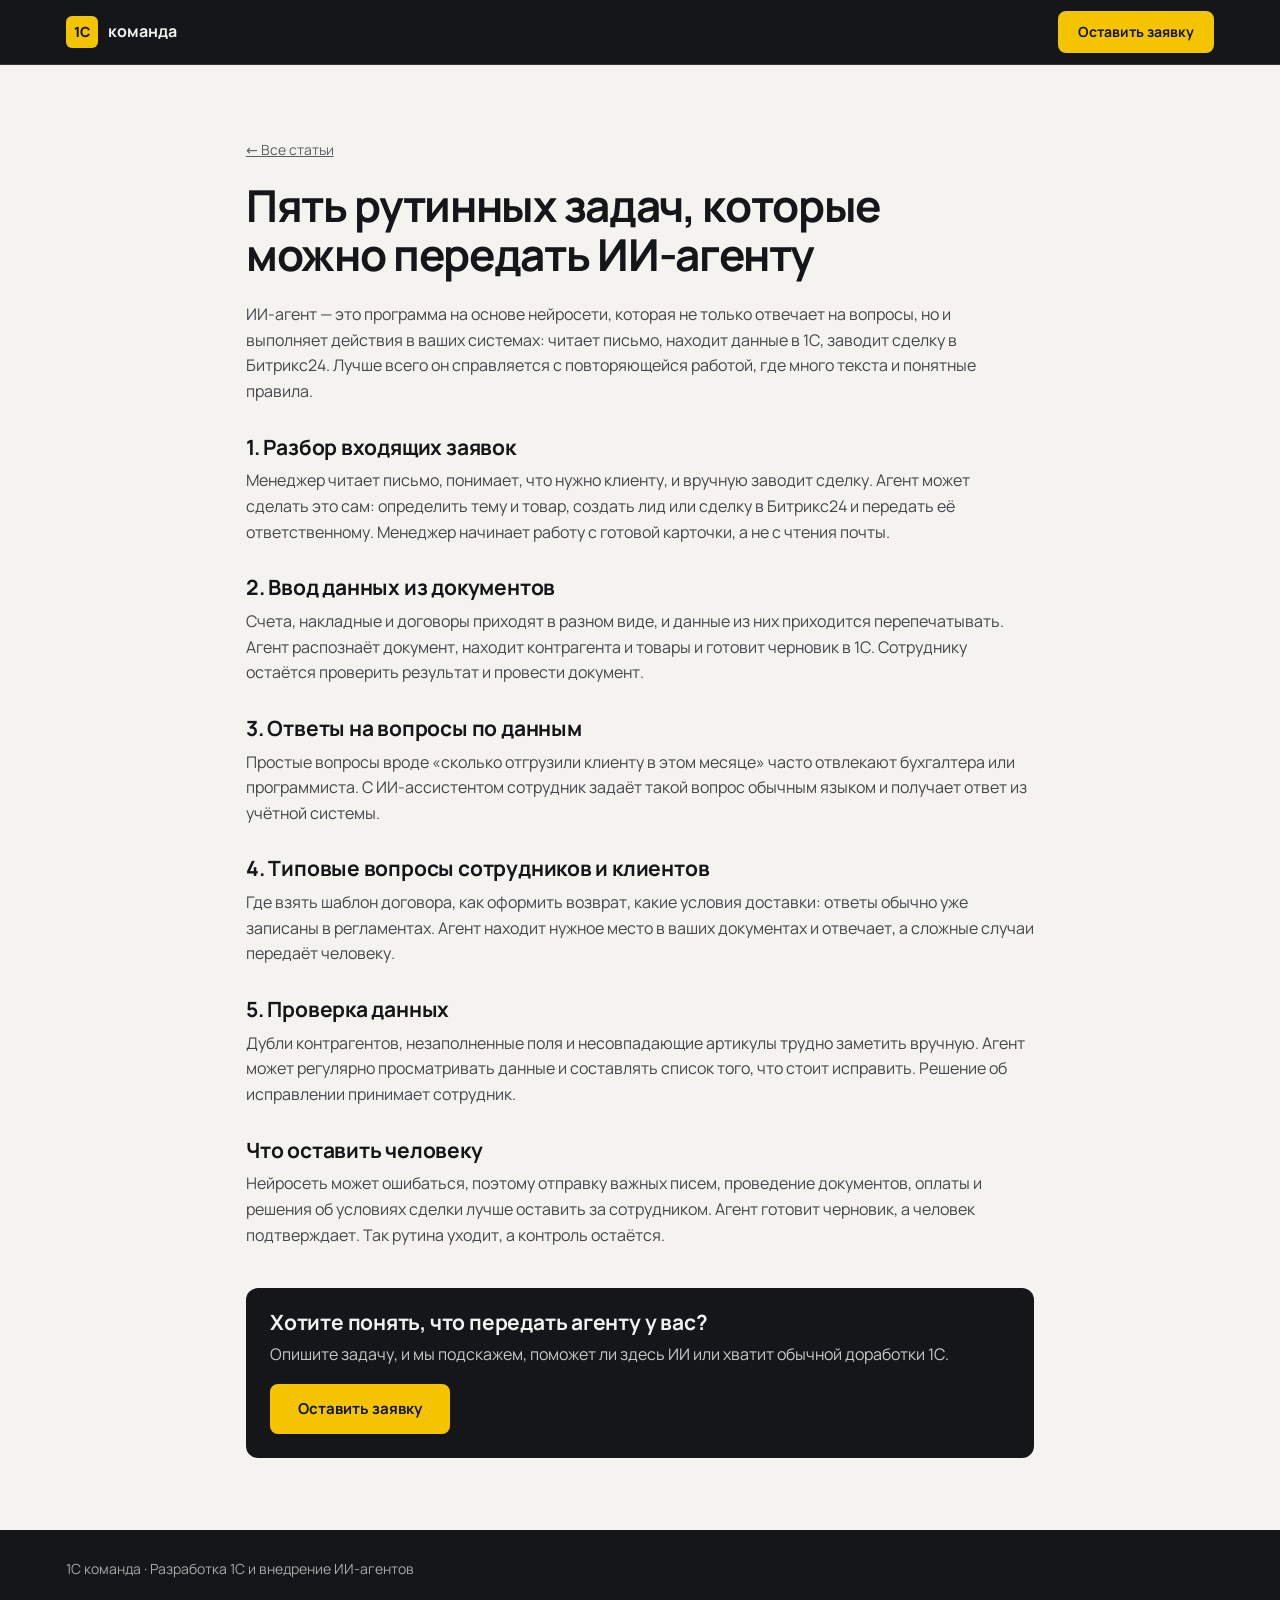
<file: articles/rutina.html>
<!doctype html>
<html lang="ru">
<head>
  <meta charset="utf-8">
  <meta name="viewport" content="width=device-width, initial-scale=1">
  <title>Пять рутинных задач, которые можно передать ИИ-агенту — 1С команда</title>
  <meta name="description" content="Письма, документы, отчёты, типовые вопросы и проверка данных: что ИИ-агент может взять на себя в ежедневной работе, а что остаётся за человеком.">
  <meta name="theme-color" content="#14161a">
  <link rel="canonical" href="https://rdionis11-lab.github.io/articles/rutina.html">
  <link rel="icon" href="../favicon.svg" type="image/svg+xml">
  <link rel="stylesheet" href="../css/style.css">
</head>
<body>
  <header class="header">
    <div class="container header__inner">
      <a class="logo" href="../index.html"><span class="logo__mark">1С</span>команда</a>
      <a class="btn btn--primary btn--sm" href="../index.html#request">Оставить заявку</a>
    </div>
  </header>
  <main class="container container--narrow doc">
    <a class="doc__back" href="../index.html#articles">← Все статьи</a>
    <h1>Пять рутинных задач, которые можно передать ИИ-агенту</h1>
    <p>ИИ-агент — это программа на основе нейросети, которая не только отвечает на вопросы, но и выполняет действия в ваших системах: читает письмо, находит данные в 1С, заводит сделку в Битрикс24. Лучше всего он справляется с повторяющейся работой, где много текста и понятные правила.</p>

    <h2>1. Разбор входящих заявок</h2>
    <p>Менеджер читает письмо, понимает, что нужно клиенту, и вручную заводит сделку. Агент может сделать это сам: определить тему и товар, создать лид или сделку в Битрикс24 и передать её ответственному. Менеджер начинает работу с готовой карточки, а не с чтения почты.</p>

    <h2>2. Ввод данных из документов</h2>
    <p>Счета, накладные и договоры приходят в разном виде, и данные из них приходится перепечатывать. Агент распознаёт документ, находит контрагента и товары и готовит черновик в 1С. Сотруднику остаётся проверить результат и провести документ.</p>

    <h2>3. Ответы на вопросы по данным</h2>
    <p>Простые вопросы вроде «сколько отгрузили клиенту в этом месяце» часто отвлекают бухгалтера или программиста. С ИИ-ассистентом сотрудник задаёт такой вопрос обычным языком и получает ответ из учётной системы.</p>

    <h2>4. Типовые вопросы сотрудников и клиентов</h2>
    <p>Где взять шаблон договора, как оформить возврат, какие условия доставки: ответы обычно уже записаны в регламентах. Агент находит нужное место в ваших документах и отвечает, а сложные случаи передаёт человеку.</p>

    <h2>5. Проверка данных</h2>
    <p>Дубли контрагентов, незаполненные поля и несовпадающие артикулы трудно заметить вручную. Агент может регулярно просматривать данные и составлять список того, что стоит исправить. Решение об исправлении принимает сотрудник.</p>

    <h2>Что оставить человеку</h2>
    <p>Нейросеть может ошибаться, поэтому отправку важных писем, проведение документов, оплаты и решения об условиях сделки лучше оставить за сотрудником. Агент готовит черновик, а человек подтверждает. Так рутина уходит, а контроль остаётся.</p>

    <section class="doc__cta">
      <h2>Хотите понять, что передать агенту у вас?</h2>
      <p>Опишите задачу, и мы подскажем, поможет ли здесь ИИ или хватит обычной доработки 1С.</p>
      <a class="btn btn--primary" href="../index.html#request">Оставить заявку</a>
    </section>
  </main>
  <footer class="footer">
    <div class="container footer__inner">
      <p>1С команда · Разработка 1С и внедрение ИИ-агентов</p>
    </div>
  </footer>
</body>
</html>
</file>
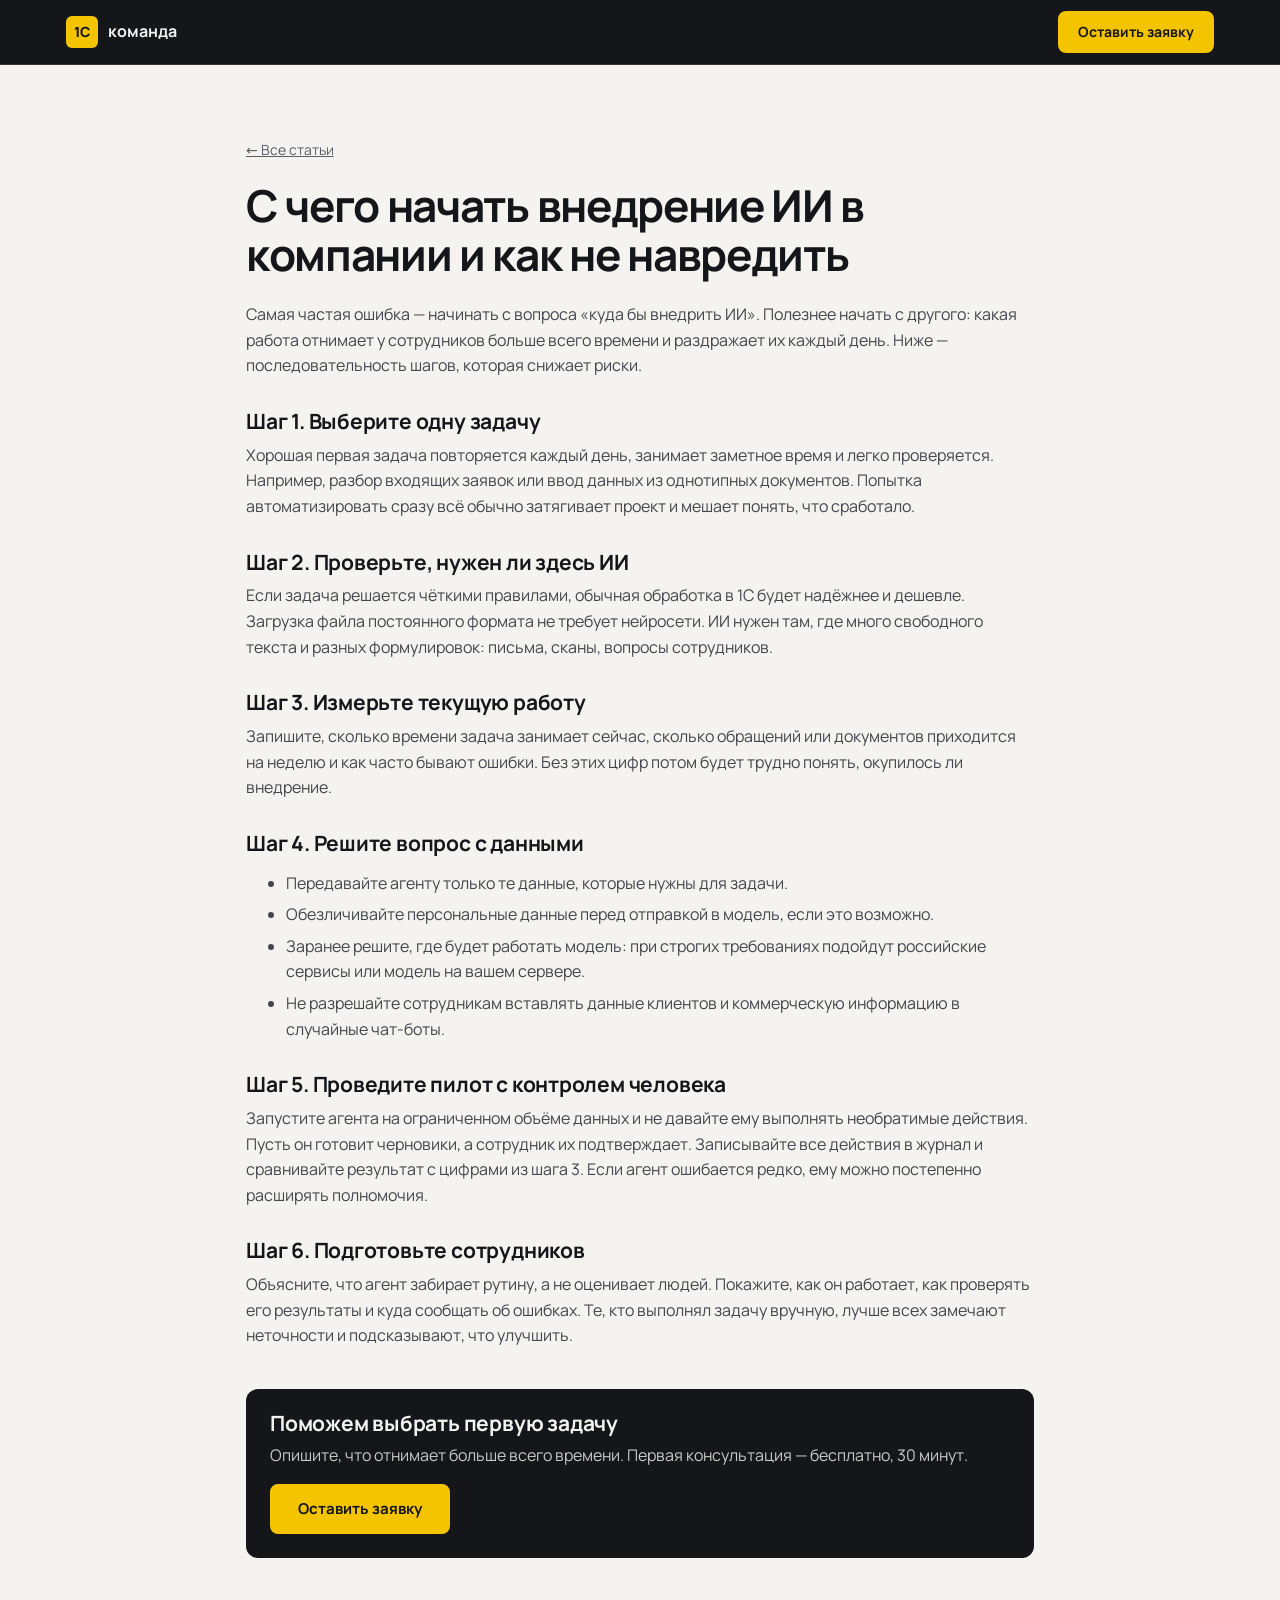
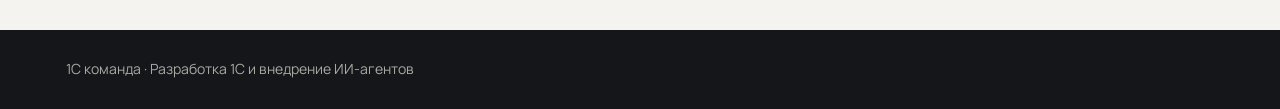
<file: articles/s-chego-nachat.html>
<!doctype html>
<html lang="ru">
<head>
  <meta charset="utf-8">
  <meta name="viewport" content="width=device-width, initial-scale=1">
  <title>С чего начать внедрение ИИ в компании и как не навредить — 1С команда</title>
  <meta name="description" content="Как выбрать первую задачу для ИИ, защитить данные, проверить результат на пилоте и подготовить сотрудников.">
  <meta name="theme-color" content="#14161a">
  <link rel="canonical" href="https://rdionis11-lab.github.io/articles/s-chego-nachat.html">
  <link rel="icon" href="../favicon.svg" type="image/svg+xml">
  <link rel="stylesheet" href="../css/style.css">
</head>
<body>
  <header class="header">
    <div class="container header__inner">
      <a class="logo" href="../index.html"><span class="logo__mark">1С</span>команда</a>
      <a class="btn btn--primary btn--sm" href="../index.html#request">Оставить заявку</a>
    </div>
  </header>
  <main class="container container--narrow doc">
    <a class="doc__back" href="../index.html#articles">← Все статьи</a>
    <h1>С чего начать внедрение ИИ в компании и как не навредить</h1>
    <p>Самая частая ошибка — начинать с вопроса «куда бы внедрить ИИ». Полезнее начать с другого: какая работа отнимает у сотрудников больше всего времени и раздражает их каждый день. Ниже — последовательность шагов, которая снижает риски.</p>

    <h2>Шаг 1. Выберите одну задачу</h2>
    <p>Хорошая первая задача повторяется каждый день, занимает заметное время и легко проверяется. Например, разбор входящих заявок или ввод данных из однотипных документов. Попытка автоматизировать сразу всё обычно затягивает проект и мешает понять, что сработало.</p>

    <h2>Шаг 2. Проверьте, нужен ли здесь ИИ</h2>
    <p>Если задача решается чёткими правилами, обычная обработка в 1С будет надёжнее и дешевле. Загрузка файла постоянного формата не требует нейросети. ИИ нужен там, где много свободного текста и разных формулировок: письма, сканы, вопросы сотрудников.</p>

    <h2>Шаг 3. Измерьте текущую работу</h2>
    <p>Запишите, сколько времени задача занимает сейчас, сколько обращений или документов приходится на неделю и как часто бывают ошибки. Без этих цифр потом будет трудно понять, окупилось ли внедрение.</p>

    <h2>Шаг 4. Решите вопрос с данными</h2>
    <ul>
      <li>Передавайте агенту только те данные, которые нужны для задачи.</li>
      <li>Обезличивайте персональные данные перед отправкой в модель, если это возможно.</li>
      <li>Заранее решите, где будет работать модель: при строгих требованиях подойдут российские сервисы или модель на вашем сервере.</li>
      <li>Не разрешайте сотрудникам вставлять данные клиентов и коммерческую информацию в случайные чат-боты.</li>
    </ul>

    <h2>Шаг 5. Проведите пилот с контролем человека</h2>
    <p>Запустите агента на ограниченном объёме данных и не давайте ему выполнять необратимые действия. Пусть он готовит черновики, а сотрудник их подтверждает. Записывайте все действия в журнал и сравнивайте результат с цифрами из шага 3. Если агент ошибается редко, ему можно постепенно расширять полномочия.</p>

    <h2>Шаг 6. Подготовьте сотрудников</h2>
    <p>Объясните, что агент забирает рутину, а не оценивает людей. Покажите, как он работает, как проверять его результаты и куда сообщать об ошибках. Те, кто выполнял задачу вручную, лучше всех замечают неточности и подсказывают, что улучшить.</p>

    <section class="doc__cta">
      <h2>Поможем выбрать первую задачу</h2>
      <p>Опишите, что отнимает больше всего времени. Первая консультация — бесплатно, 30 минут.</p>
      <a class="btn btn--primary" href="../index.html#request">Оставить заявку</a>
    </section>
  </main>
  <footer class="footer">
    <div class="container footer__inner">
      <p>1С команда · Разработка 1С и внедрение ИИ-агентов</p>
    </div>
  </footer>
</body>
</html>
</file>
<file: css/style.css>
/* ==========================================================================
   Сайт «1С команда». Стиль: чёрный, жёлтый и тёплый светлый фон.
   Цвета и размеры — в :root. Основной цвет кнопок: --accent.
   ========================================================================== */

@font-face {
  font-family: "Manrope"; font-style: normal; font-weight: 400 800; font-display: swap;
  src: url("../assets/fonts/manrope-cyrillic.woff2") format("woff2");
  unicode-range: U+0301, U+0400-045F, U+0490-0491, U+04B0-04B1, U+2116;
}
@font-face {
  font-family: "Manrope"; font-style: normal; font-weight: 400 800; font-display: swap;
  src: url("../assets/fonts/manrope-latin.woff2") format("woff2");
  unicode-range: U+0000-00FF, U+0131, U+0152-0153, U+02BB-02BC, U+02C6, U+02DA, U+02DC, U+2000-206F, U+20AC, U+2122, U+2190-2193, U+2194, U+2212, U+2215, U+FEFF, U+FFFD;
}

:root {
  color-scheme: light;
  --ink: #14161a;     --bg: #f4f3ef;      --card: #fff;        --line: #d8d6cf;
  --accent: #f5c400;  --fg-2: #43464c;    --muted: #5c5f65;
  --on-dark: #f2f2ef; --on-dark-2: #c9c9c4; --line-dark: rgba(255, 255, 255, .14);
  --error: #b3261e;   --error-bg: #fdecea;
  --radius: 12px;     --radius-sm: 8px;
  --container: 1180px; --gutter: 16px;
  --space-section: clamp(56px, 8vw, 104px);
  --font: "Manrope", system-ui, "Segoe UI", Roboto, sans-serif;
  --mono: ui-monospace, "Cascadia Mono", Consolas, monospace;
  --header-h: 64px;
}

/* ---------- База ---------- */

*, *::before, *::after { box-sizing: border-box; }

html {
  scroll-behavior: smooth;
  scroll-padding-top: calc(var(--header-h) + 12px);
  -webkit-text-size-adjust: 100%;
}

body {
  margin: 0;
  background: var(--bg);
  color: var(--ink);
  font: 16px/1.6 var(--font);
  overflow-x: hidden;
}

h1, h2, h3 { margin: 0 0 .6em; text-wrap: balance; }
h1 { font-size: clamp(36px, 5.4vw, 66px); line-height: 1; letter-spacing: -.03em; font-weight: 700; }
h2 { font-size: clamp(30px, 3.6vw, 46px); line-height: 1.04; letter-spacing: -.025em; font-weight: 700; margin-bottom: 32px; }
h3 { font-size: 19px; line-height: 1.25; letter-spacing: -.01em; font-weight: 700; }
p  { margin: 0 0 1em; }

a { color: inherit; }
img { max-width: 100%; height: auto; display: block; }
svg { width: 20px; height: 20px; flex: none; fill: none; stroke: currentColor; stroke-width: 2; stroke-linecap: round; stroke-linejoin: round; }

:focus-visible { outline: 3px solid var(--ink); outline-offset: 3px; border-radius: 4px; }
.hero :focus-visible, .header :focus-visible, .section--dark :focus-visible, .footer :focus-visible { outline-color: var(--accent); }

.skip-link {
  position: absolute; left: 16px; top: -100px; z-index: 100;
  background: var(--accent); color: var(--ink);
  padding: 8px 16px; border-radius: var(--radius-sm);
}
.skip-link:focus { top: 12px; }

.container { width: 100%; max-width: var(--container); margin: 0 auto; padding: 0 var(--gutter); }
.container--narrow { max-width: 820px; }

.section { padding: var(--space-section) 0; }
.section--flush { padding-top: 0; }
.section--dark { background: var(--ink); color: var(--on-dark); }
.section--dark + .section { padding-top: var(--space-section); }

.section__head { display: flex; flex-wrap: wrap; align-items: flex-end; justify-content: space-between; gap: 16px 48px; margin-bottom: 36px; }
.section__head h2 { margin: 0; }
.section__descr { font-size: 15px; line-height: 1.65; color: var(--fg-2); max-width: 44ch; margin: 0 0 22px; }
.section__head .section__descr { margin: 0; }
.section--dark .section__descr { color: var(--on-dark-2); }

.lead { font-size: clamp(16px, 1.4vw, 18px); line-height: 1.65; color: var(--on-dark-2); max-width: 54ch; margin-bottom: 30px; }
.note { color: var(--muted); font-size: 14px; margin: 24px 0 0; }

/* ---------- Кнопки ---------- */

.btn {
  display: inline-flex; align-items: center; justify-content: center; gap: 8px;
  min-height: 50px; padding: 12px 26px;
  border: 2px solid var(--accent); border-radius: var(--radius-sm);
  font: 700 15px/1.2 var(--font); text-decoration: none; text-align: center; cursor: pointer;
  transition: background-color .2s, border-color .2s, color .2s, transform .2s;
}
.btn:hover { transform: translateY(-2px); }
.btn--primary { background: var(--accent); color: var(--ink); }
.btn--ghost { background: transparent; color: var(--ink); border-color: var(--ink); }
.btn--ghost:hover { background: var(--ink); color: var(--on-dark); }
.btn--sm { min-height: 42px; padding: 8px 18px; font-size: 14px; }
.btn--full { width: 100%; }
.btn[disabled] { opacity: .6; cursor: progress; transform: none; }

.link-ghost {
  color: var(--on-dark); font-size: 14px; text-decoration: none;
  border-bottom: 1px solid rgba(255, 255, 255, .35); padding-bottom: 3px;
  transition: color .2s, border-color .2s;
}
.link-ghost:hover { color: var(--accent); border-color: var(--accent); }

/* ---------- Шапка ---------- */

.header { position: sticky; top: 0; z-index: 50; background: var(--ink); color: var(--on-dark); border-bottom: 1px solid var(--line-dark); }
.header__inner { display: flex; align-items: center; justify-content: space-between; flex-wrap: wrap; min-height: var(--header-h); gap: 12px; }

.logo { display: inline-flex; align-items: center; gap: 10px; text-decoration: none; font-weight: 700; font-size: 16px; white-space: nowrap; }
.logo__mark {
  display: grid; place-items: center; width: 32px; height: 32px; border-radius: 6px;
  background: var(--accent); color: var(--ink); font-size: 14px; font-weight: 800;
}

.burger { display: none; }

.nav { width: 100%; padding-bottom: 12px; }
.nav__list { list-style: none; margin: 0 0 12px; padding: 0; display: flex; flex-wrap: wrap; gap: 4px 16px; }
.nav__list a { text-decoration: none; font-weight: 500; padding: 6px 0; display: inline-block; }
.nav__list a:hover, .nav__list a.is-active { color: var(--accent); }

/* Мобильное меню (только при включённом JS; без JS меню показывается списком) */
@media (max-width: 899px) {
  .js .burger {
    display: inline-flex; flex-direction: column; justify-content: center; gap: 5px;
    width: 44px; height: 44px; padding: 10px;
    background: none; border: 0; cursor: pointer; color: inherit;
  }
  .js .burger span { display: block; height: 2px; background: currentColor; border-radius: 2px; transition: transform .2s, opacity .2s; }
  .js .burger[aria-expanded="true"] span:nth-child(1) { transform: translateY(7px) rotate(45deg); }
  .js .burger[aria-expanded="true"] span:nth-child(2) { opacity: 0; }
  .js .burger[aria-expanded="true"] span:nth-child(3) { transform: translateY(-7px) rotate(-45deg); }
  .js .nav { display: none; }
  .js .nav.is-open { display: block; }
  .js .nav__list { flex-direction: column; }
  .js .nav__list a { padding: 10px 0; font-size: 18px; }
}

@media (min-width: 900px) {
  .header__inner { flex-wrap: nowrap; }
  .nav { width: auto; padding: 0; display: flex; align-items: center; gap: 24px; }
  .nav__list { margin: 0; flex-wrap: nowrap; gap: 22px; }
  .nav__list a { font-size: 14px; }
}

/* ---------- Hero ---------- */

.hero {
  position: relative; overflow: hidden;
  background: var(--ink); color: var(--on-dark);
  padding: clamp(48px, 8vw, 96px) 0 clamp(56px, 9vw, 104px);
}
.hero__grid {
  position: absolute; inset: 0; pointer-events: none;
  background-image: linear-gradient(rgba(255, 255, 255, .045) 1px, transparent 1px), linear-gradient(90deg, rgba(255, 255, 255, .045) 1px, transparent 1px);
  background-size: 64px 64px;
}
.hero__inner { position: relative; display: grid; gap: clamp(32px, 5vw, 64px); align-items: center; }
.hero__text { min-width: 0; }
.hero h1 em { font-style: normal; color: var(--accent); white-space: nowrap; }

.hero__badge {
  display: inline-flex; align-items: center; gap: 10px;
  font-size: 13px; letter-spacing: .06em; text-transform: uppercase; color: #cfcfca;
  border: 1px solid rgba(255, 255, 255, .18); border-radius: 999px;
  padding: 7px 14px 7px 12px; margin-bottom: 22px;
}
.hero__badge::before {
  content: ""; width: 9px; height: 9px; border-radius: 50%;
  background: var(--accent); box-shadow: 0 0 0 4px rgba(245, 196, 0, .22);
}

.hero__dirs { list-style: none; margin: 0 0 20px; padding: 0; display: flex; flex-wrap: wrap; gap: 8px; }
.hero__dirs li { padding: 5px 12px; border-radius: 4px; background: var(--accent); color: var(--ink); font-size: 14px; font-weight: 700; }

.hero__actions { display: flex; flex-wrap: wrap; align-items: center; gap: 14px 20px; }

.metrics {
  list-style: none; margin: 44px 0 0; padding: 26px 0 0;
  display: flex; flex-wrap: wrap; gap: 24px 44px;
  border-top: 1px solid var(--line-dark);
  font-size: 13px; line-height: 1.4; color: #a9a9a3;
}
.metrics li { max-width: 20ch; }
.metrics strong { display: block; margin-bottom: 7px; color: var(--on-dark); font-size: clamp(24px, 2.6vw, 32px); line-height: 1; letter-spacing: -.02em; }
.metrics strong span { color: var(--accent); }

.editor {
  min-width: 0; background: #0c0e11; border: 1px solid rgba(255, 255, 255, .12);
  border-radius: var(--radius); overflow: hidden; box-shadow: 0 30px 70px rgba(0, 0, 0, .45);
}
.editor__bar { display: flex; align-items: center; gap: 7px; padding: 11px 14px; background: #16191e; border-bottom: 1px solid rgba(255, 255, 255, .09); }
.editor__dot { width: 10px; height: 10px; border-radius: 50%; }
.editor__dot--a { background: #ff5f57; }
.editor__dot--b { background: #febc2e; }
.editor__dot--c { background: #28c840; }
.editor__name { margin-left: 8px; font: 12px var(--mono); color: #8b8f96; }
.editor__code { margin: 0; padding: 18px; overflow-x: auto; font: 13px/1.75 var(--mono); color: #d6d6d0; }
.editor__code .kw { color: var(--accent); }
.editor__code .cm { color: #8b8f96; font-style: italic; }
.editor__code .fn { color: #7ec9a5; }
.editor__code .hl { display: inline-block; min-width: 100%; background: rgba(245, 196, 0, .09); box-shadow: inset 2px 0 0 var(--accent); }

@media (min-width: 961px) {
  .hero__inner { grid-template-columns: minmax(0, 1.08fr) minmax(0, .92fr); }
}
@media (max-width: 480px) {
  .editor__code { font-size: 11.5px; padding: 14px; }
}

/* ---------- Карточки и сетки ---------- */

.grid { display: grid; gap: 18px; grid-template-columns: repeat(auto-fit, minmax(240px, 1fr)); }
.grid--3 { grid-template-columns: repeat(auto-fit, minmax(290px, 1fr)); }

.card {
  background: var(--card); border: 1px solid var(--line); border-radius: var(--radius);
  padding: 24px 22px; font-size: 15px; color: var(--fg-2);
  transition: transform .3s cubic-bezier(.2, .7, .3, 1), box-shadow .3s;
}
.card:hover { transform: translateY(-4px); box-shadow: 0 18px 40px rgba(20, 22, 26, .1); }
.card h3 { color: var(--ink); }
.card p:last-child { margin-bottom: 0; }
.card__icon { width: 30px; height: 30px; color: var(--ink); margin-bottom: 14px; }

.card--dark { background: #1c1f24; border-color: var(--line-dark); color: var(--on-dark-2); }
.card--dark h3 { color: var(--on-dark); }

.badge {
  display: inline-block; margin-bottom: 12px; padding: 3px 8px;
  border-radius: 4px; font-size: 12.5px; font-weight: 700;
  background: var(--accent); color: var(--ink);
}
.badge--accent { background: var(--ink); color: var(--accent); }

.tags { list-style: none; padding: 0; margin: 28px 0 0; display: flex; flex-wrap: wrap; gap: 8px; }
.tags li { padding: 6px 12px; border-radius: 999px; font-size: 13.5px; border: 1px solid rgba(255, 255, 255, .18); color: #cfcfca; }

/* ---------- Услуги ---------- */

.services { display: grid; gap: clamp(28px, 5vw, 72px); align-items: start; }
.services h2 { margin-bottom: 16px; }
.services__note { font-size: 13.5px; line-height: 1.6; background: var(--accent); padding: 14px 16px; border-radius: var(--radius-sm); max-width: 36ch; margin: 0; }
.services__groups { min-width: 0; }
.services__group { margin: 32px 0 12px; font-size: 13px; letter-spacing: .05em; text-transform: uppercase; color: var(--muted); }
.services__group:first-child { margin-top: 0; }
.services__list { border-top: 1px solid var(--line); }

.service { border-bottom: 1px solid var(--line); }
.service summary {
  display: flex; align-items: center; gap: 16px; padding: 20px 4px;
  cursor: pointer; list-style: none; transition: background-color .2s;
}
.service summary::-webkit-details-marker { display: none; }
.service summary:hover { background: rgba(0, 0, 0, .035); }
.service__icon {
  flex: none; display: grid; place-items: center; width: 42px; height: 42px;
  border-radius: var(--radius-sm); background: var(--card); border: 1px solid var(--line);
  transition: background-color .2s, border-color .2s;
}
.service[open] .service__icon { background: var(--accent); border-color: var(--accent); }
.service__name {
  flex: 1 1 auto; display: flex; flex-wrap: wrap; align-items: baseline; justify-content: space-between; gap: 2px 16px;
  font-size: clamp(16px, 1.6vw, 19px); font-weight: 600; letter-spacing: -.01em; line-height: 1.3;
}
.service__price { font-size: 13.5px; font-weight: 500; letter-spacing: 0; color: var(--fg-2); white-space: nowrap; }
.service__chev { flex: none; font-size: 24px; line-height: 1; transition: transform .3s cubic-bezier(.2, .7, .3, 1); }
.service[open] .service__chev { transform: rotate(45deg); }
.service__panel { padding: 0 4px 22px 62px; font-size: 14.5px; line-height: 1.65; color: var(--fg-2); max-width: 66ch; }
.service__panel p { margin: 0 0 6px; }
.service__result { font-weight: 700; color: var(--ink); }

@media (min-width: 861px) {
  .services { grid-template-columns: minmax(0, .8fr) minmax(0, 1.2fr); }
  .services__aside { position: sticky; top: calc(var(--header-h) + 32px); }
}
@media (max-width: 520px) {
  .service__panel { padding-left: 4px; }
}

/* ---------- Этапы ---------- */

.steps { list-style: none; margin: 0; padding: 0; display: grid; gap: 24px; }
.step { position: relative; padding-left: 64px; font-size: 15px; color: var(--fg-2); }
.step h3 { margin-bottom: 4px; color: var(--ink); }
.step p:last-child { margin-bottom: 0; }
.step__num {
  position: absolute; left: 0; top: 0;
  width: 44px; height: 44px; border-radius: var(--radius-sm);
  display: grid; place-items: center;
  background: var(--accent); color: var(--ink); font-weight: 800; font-size: 18px;
}
.step__time { color: var(--ink); font-weight: 700; font-size: 14px; margin-bottom: 8px; }

@media (min-width: 900px) {
  .steps { grid-template-columns: repeat(5, 1fr); }
  .step { padding: 64px 0 0; }
  .step::before { content: ""; position: absolute; top: 21px; left: 56px; right: -12px; height: 2px; background: var(--line); }
  .step:last-child::before { display: none; }
}

/* ---------- Кейсы ---------- */

.case dl { margin: 0; }
.case dt { font-size: 12.5px; text-transform: uppercase; letter-spacing: .05em; color: var(--muted); font-weight: 700; margin-top: 14px; }
.case dd { margin: 4px 0 0; }
.case dd.case__result { font-size: 18px; font-weight: 700; color: var(--ink); line-height: 1.3; }

/* ---------- Цены ---------- */

.price { display: flex; flex-direction: column; align-items: stretch; }
.price .btn { margin-top: auto; }
.price p:last-of-type { margin-bottom: 24px; }
.price__value { font-size: 30px; font-weight: 800; letter-spacing: -.02em; color: var(--ink); margin-bottom: 4px; }
.price__time { color: var(--muted); }
.price--featured { border: 2px solid var(--ink); }
.price .badge { align-self: flex-start; }

/* ---------- FAQ ---------- */

.faq { border-top: 1px solid var(--line); }
.faq details { border-bottom: 1px solid var(--line); }
.faq summary {
  cursor: pointer; list-style: none; padding: 18px 44px 18px 4px;
  font-weight: 600; position: relative;
}
.faq summary::-webkit-details-marker { display: none; }
.faq summary::after {
  content: "+"; position: absolute; right: 8px; top: 50%; transform: translateY(-50%);
  font-size: 24px; font-weight: 400;
}
.faq details[open] summary::after { content: "−"; }
.faq details p { padding: 0 4px 18px; margin: 0; font-size: 15px; color: var(--fg-2); }

/* ---------- Статьи ---------- */

.article-card { display: flex; flex-direction: column; }
.article-card__meta { display: flex; align-items: center; gap: 10px; font-size: 12.5px; color: var(--muted); margin-bottom: 12px; }
.article-card__meta .badge { margin: 0; }
.article-card p:not(.article-card__meta) { flex: 1 1 auto; margin-bottom: 16px; }
.article-card__more {
  align-self: flex-start; color: var(--ink); font-size: 14px; font-weight: 700; text-decoration: none;
  border-bottom: 2px solid var(--accent); transition: opacity .2s;
}
.article-card__more:hover { opacity: .65; }

/* ---------- Заявка ---------- */

.request {
  display: grid; gap: clamp(28px, 5vw, 64px); align-items: start;
  background: var(--card); border: 1px solid var(--line); border-radius: 16px;
  padding: clamp(24px, 5vw, 56px) clamp(16px, 5vw, 56px);
}
.request h2 { margin-bottom: 14px; font-size: clamp(28px, 3.2vw, 40px); }
.request__text p { font-size: 15px; line-height: 1.65; color: var(--fg-2); max-width: 40ch; }
.request__points { list-style: none; margin: 24px 0 0; padding: 0; display: grid; gap: 10px; font-size: 15px; font-weight: 600; }
.request__points li { display: flex; gap: 10px; }
.request__points li::before { content: ""; flex: none; width: 9px; height: 9px; margin-top: 8px; border-radius: 2px; background: var(--accent); box-shadow: 0 0 0 1px var(--ink); }

.form-row { display: grid; gap: 0 14px; }
.form-group { margin-bottom: 14px; min-width: 0; }
.form-group label { display: block; font-size: 13.5px; font-weight: 600; margin-bottom: 6px; color: #2b2e33; }
.form-group input, .form-group select, .form-group textarea {
  width: 100%; border: 1px solid var(--line); border-radius: var(--radius-sm);
  background: #fbfaf7; padding: 12px 14px; color: var(--ink);
  font: 16px/1.4 var(--font);
  transition: border-color .2s, background-color .2s;
}
.form-group input:focus, .form-group select:focus, .form-group textarea:focus { outline: 2px solid var(--ink); outline-offset: 0; border-color: var(--ink); background: #fff; }
.form-group textarea { resize: vertical; min-height: 120px; display: block; }
.form-group [aria-invalid="true"], .form-consent [aria-invalid="true"] { border-color: var(--error); }

.form-error { margin: 5px 0 0; color: var(--error); font-size: 13px; }
.form-error:empty { display: none; }
.form-error--consent { margin: -10px 0 14px; }

.form-consent { display: flex; gap: 10px; align-items: flex-start; margin: 4px 0 18px; font-size: 13px; line-height: 1.5; color: #4a4d53; }
.form-consent input { width: 18px; height: 18px; margin: 1px 0 0; accent-color: var(--ink); flex: none; }

.form-trap { position: absolute; left: -9999px; width: 1px; height: 1px; overflow: hidden; }

.form-summary { border-radius: var(--radius-sm); padding: 12px 14px; font-size: 14px; margin-bottom: 14px; background: var(--error-bg); color: #8c1d18; }
.form-summary[hidden], .form-done[hidden], #request-form[hidden] { display: none; }

.form-done { border: 1px solid var(--ink); background: var(--accent); border-radius: 10px; padding: 20px 22px; }
.form-done:focus { outline: none; }
.form-done p { margin: 0; font-size: 15px; }

@media (min-width: 521px) {
  .form-row { grid-template-columns: 1fr 1fr; }
}
@media (min-width: 901px) {
  .request { grid-template-columns: minmax(0, 1fr) minmax(0, 1.15fr); }
}

/* ---------- Подвал ---------- */

.footer { background: var(--ink); color: #a9a9a3; padding: 28px 0; font-size: 14px; }
.footer__inner { display: flex; flex-wrap: wrap; justify-content: space-between; gap: 8px 24px; }
.footer p { margin: 0; }
.footer__links { display: flex; flex-wrap: wrap; gap: 8px 20px; }
.footer__links a { color: var(--on-dark); text-decoration: none; border-bottom: 1px solid rgba(255, 255, 255, .35); }
.footer__links a:hover { color: var(--accent); border-color: var(--accent); }

/* ---------- Текстовая страница (политика) ---------- */

.doc { padding-block: clamp(40px, 6vw, 72px); }
.doc h1 { font-size: clamp(30px, 4vw, 44px); line-height: 1.1; margin-bottom: 24px; }
.doc h2 { font-size: 21px; letter-spacing: -.01em; margin: 32px 0 10px; }
.doc p, .doc li { color: var(--fg-2); }
.doc mark { background: var(--accent); color: var(--ink); padding: 0 4px; border-radius: 3px; }
.doc li { margin-bottom: 6px; }
.doc__back { display: inline-block; margin-bottom: 20px; font-size: 14px; color: var(--muted); }
.doc__cta { margin-top: 40px; padding: 24px; border-radius: var(--radius); background: var(--ink); color: var(--on-dark); }
.doc__cta h2 { margin: 0 0 8px; }
.doc__cta p { color: var(--on-dark-2); }

/* ---------- Страница 404 ---------- */

.page-404 { min-height: 70vh; display: grid; place-items: center; text-align: center; }
.page-404 .code { display: inline-block; padding: 0 20px; background: var(--accent); border-radius: var(--radius); font-size: clamp(64px, 13vw, 120px); font-weight: 800; line-height: 1.2; margin-bottom: 20px; }
.page-404 .lead { color: var(--fg-2); margin-inline: auto; }

/* ---------- Меньше движения ---------- */

@media (prefers-reduced-motion: reduce) {
  html { scroll-behavior: auto; }
  *, *::before, *::after { transition: none !important; animation: none !important; }
  .card:hover, .btn:hover { transform: none; box-shadow: none; }
}
</file>
